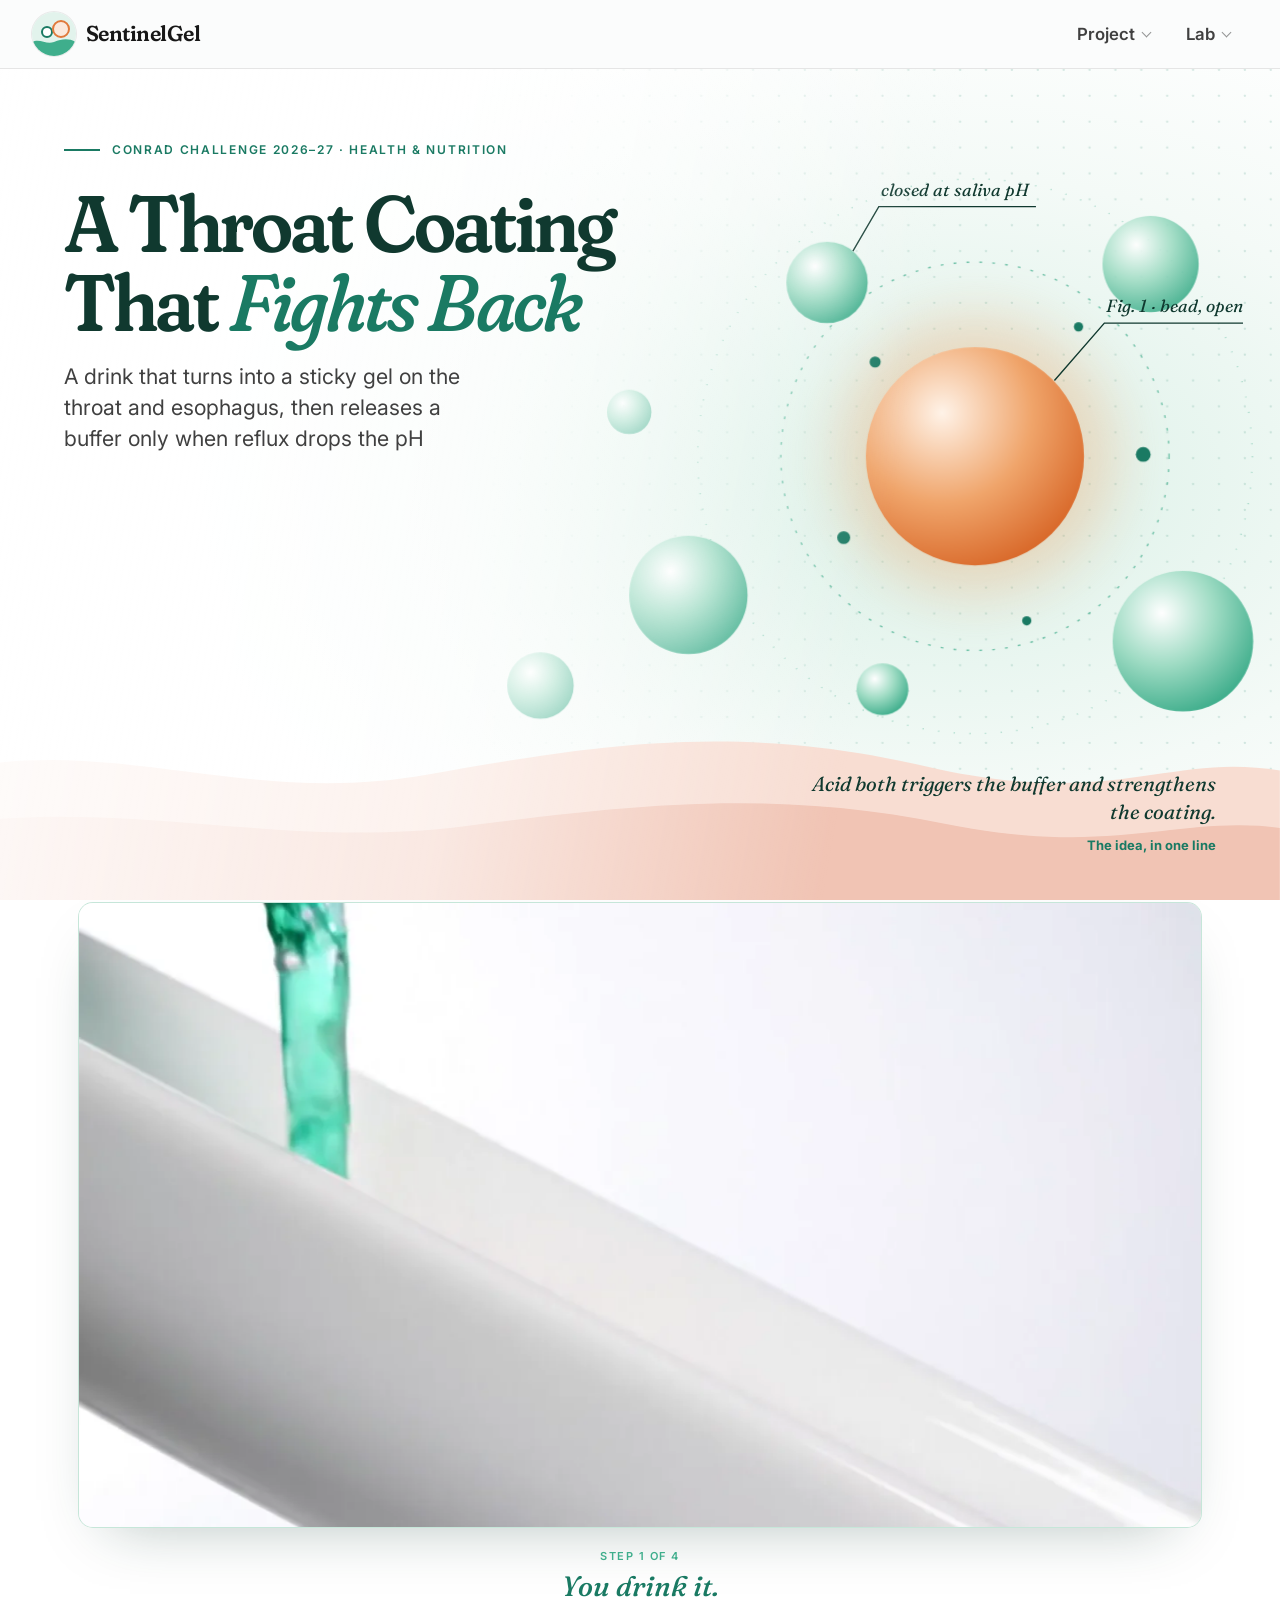
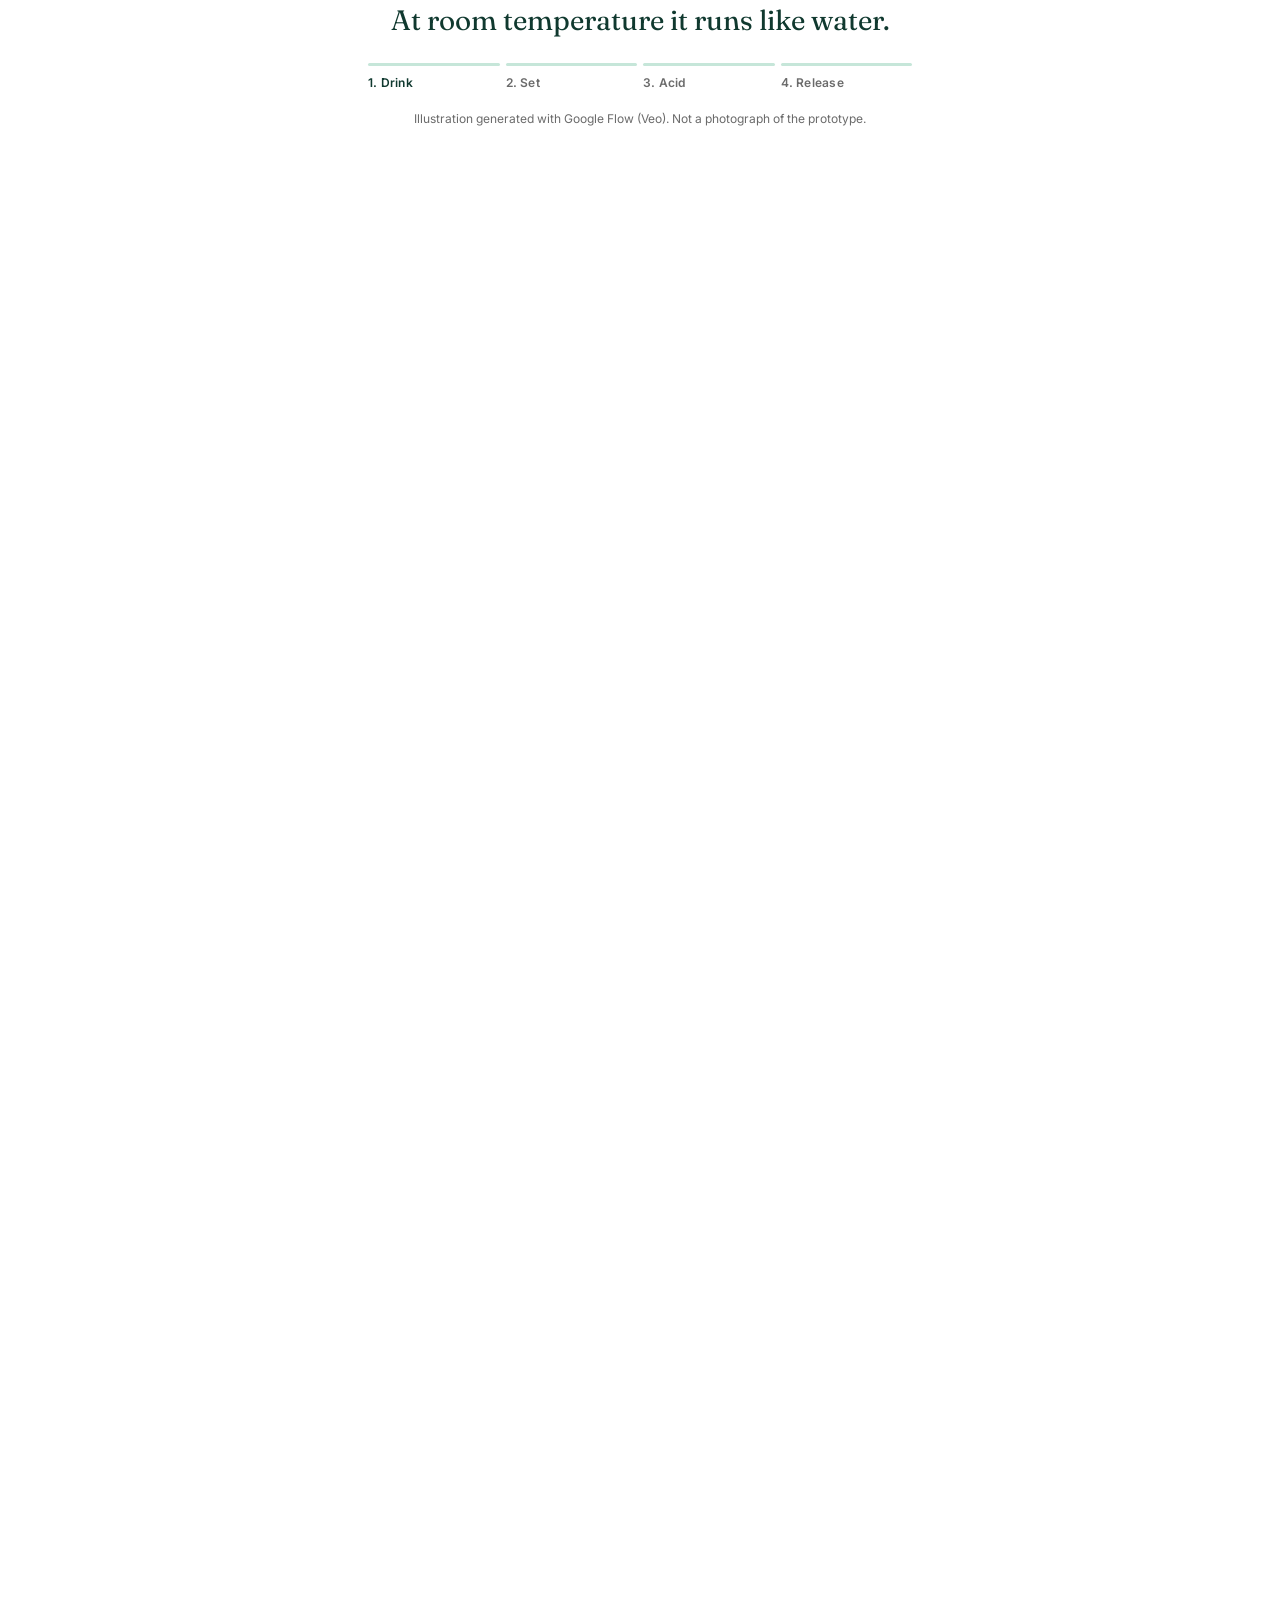
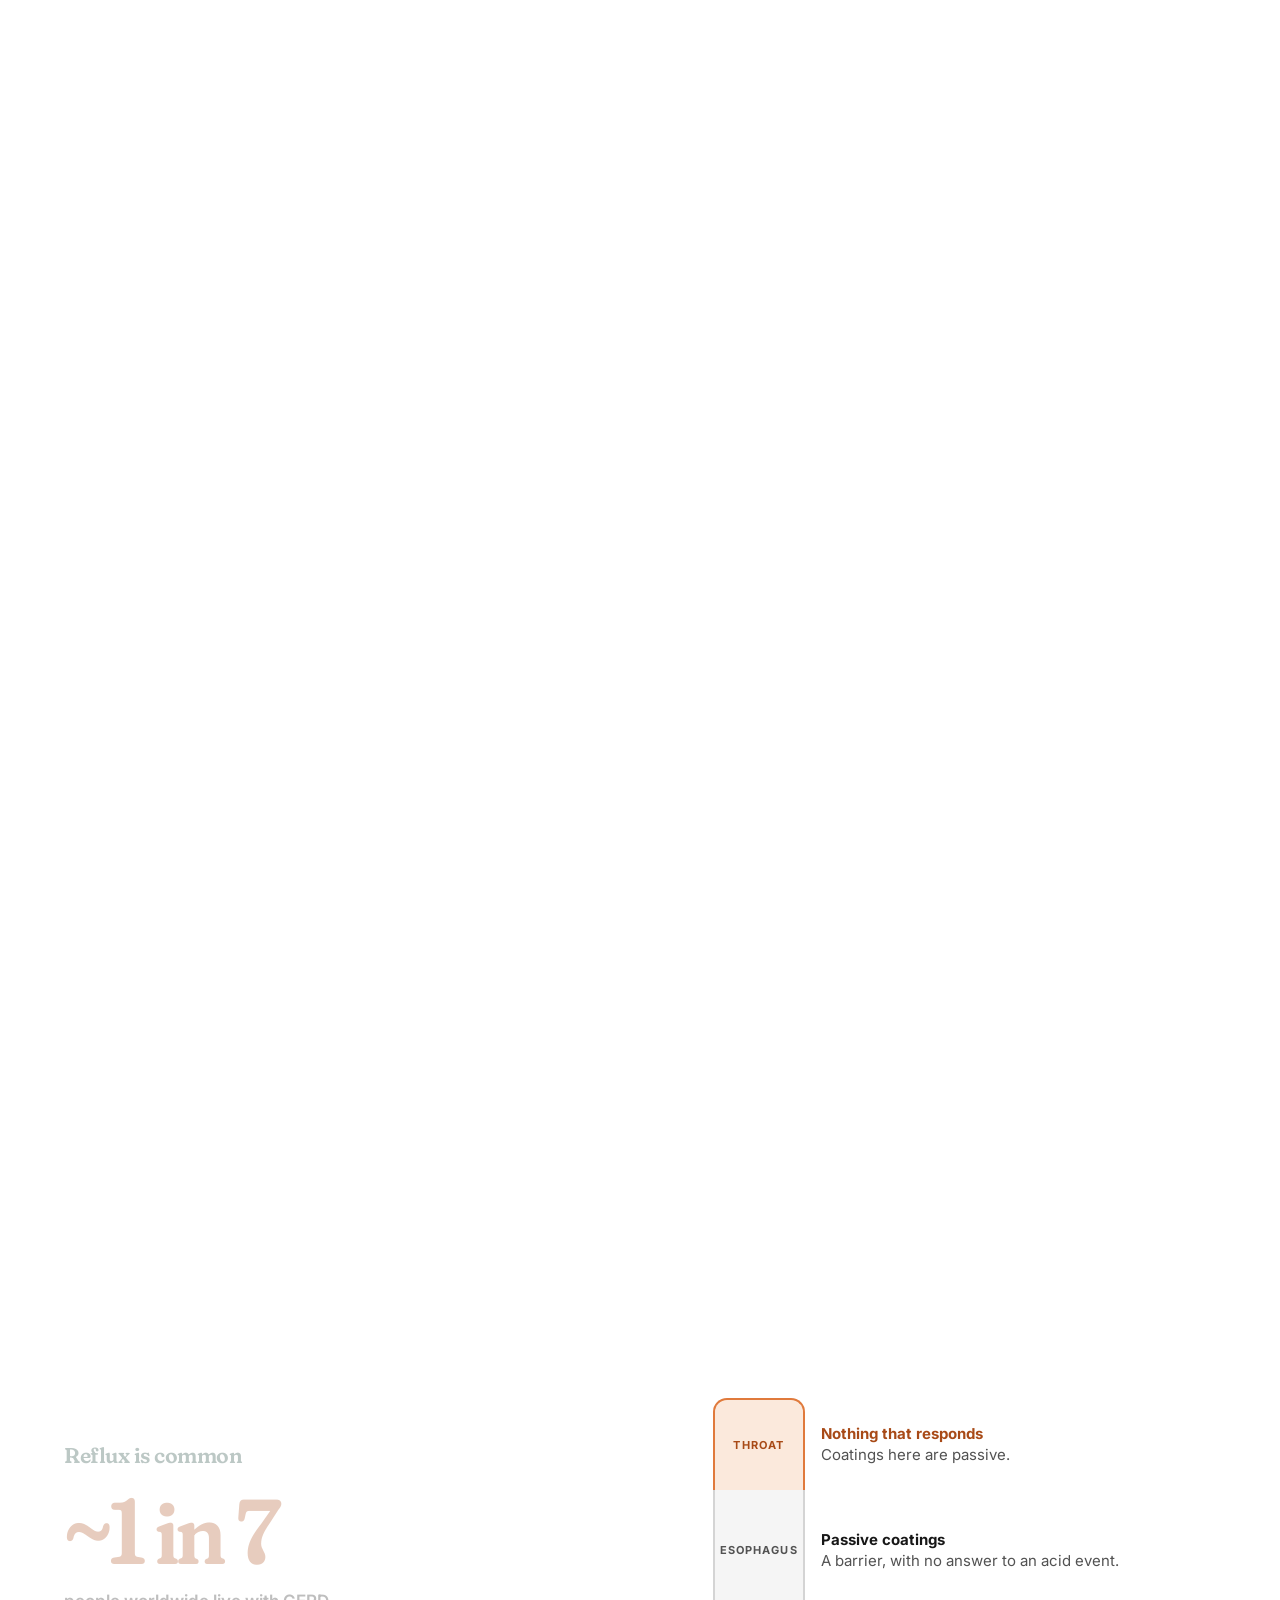
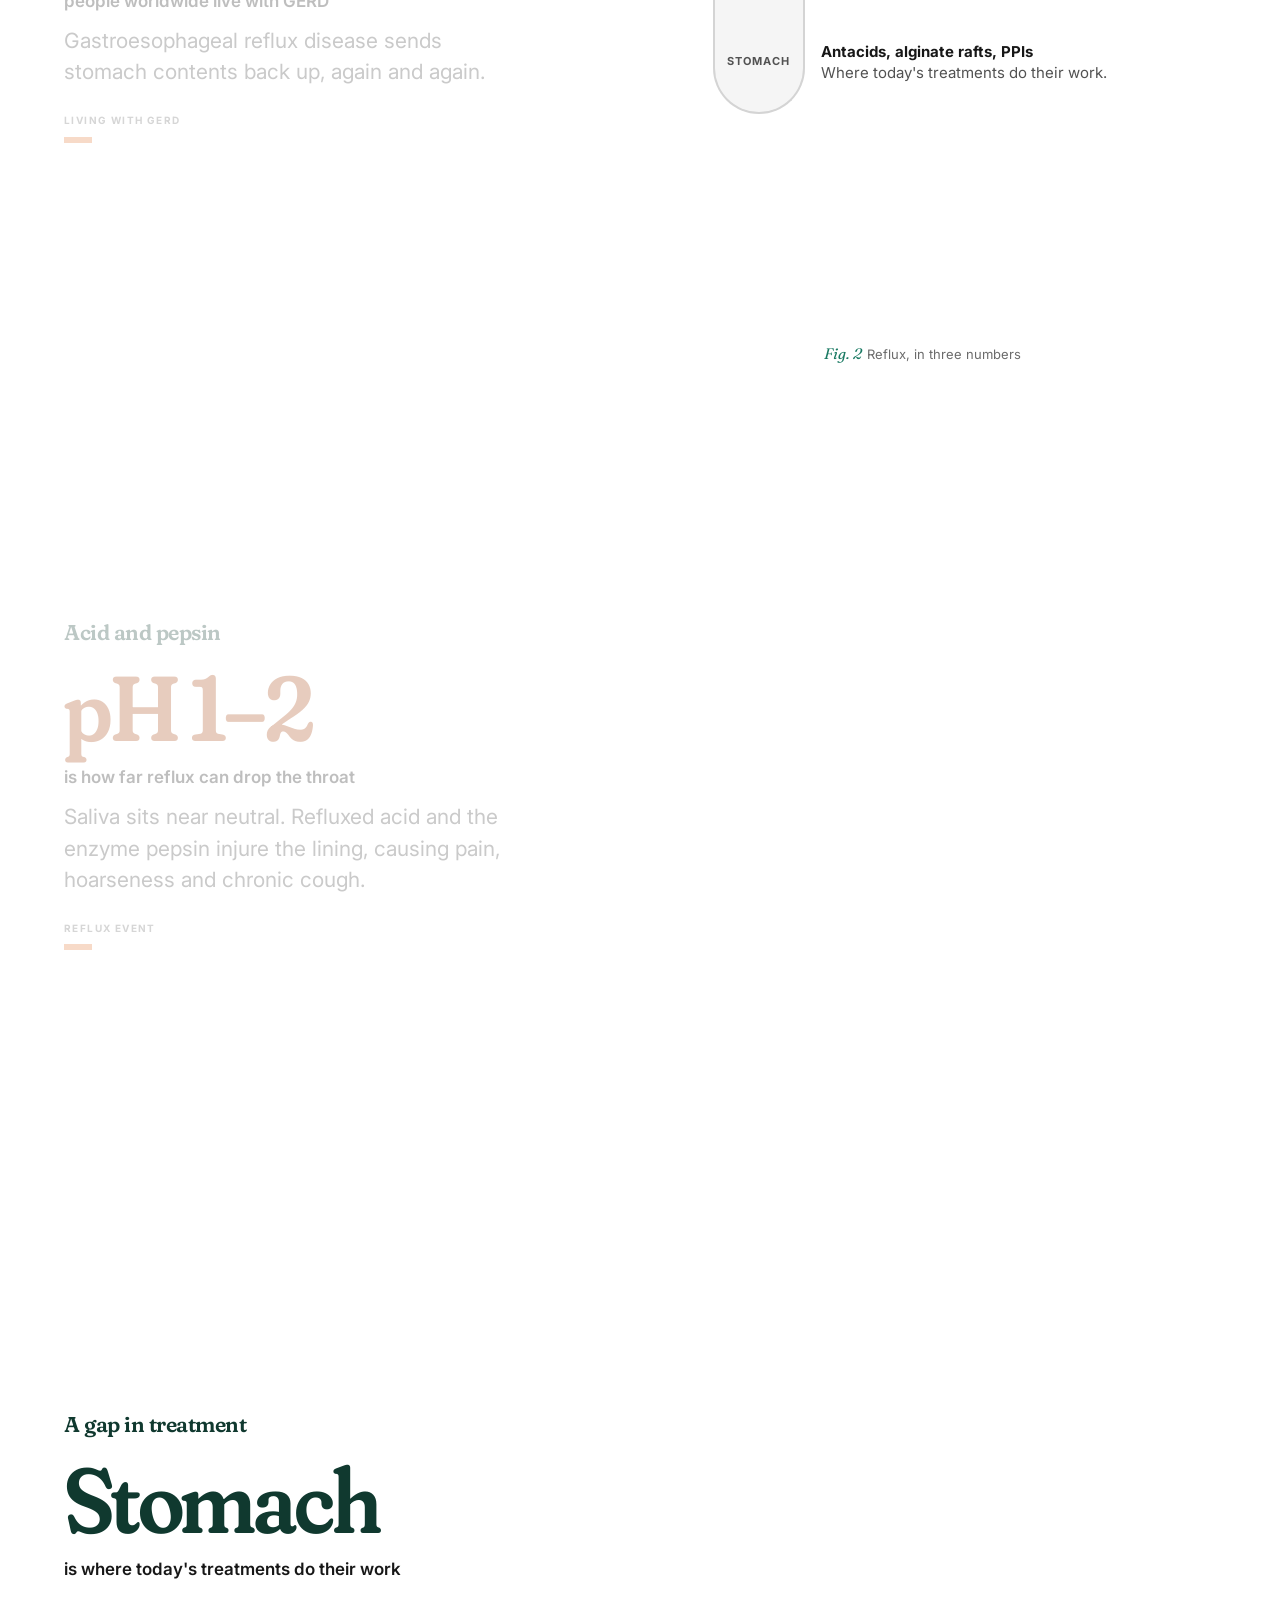
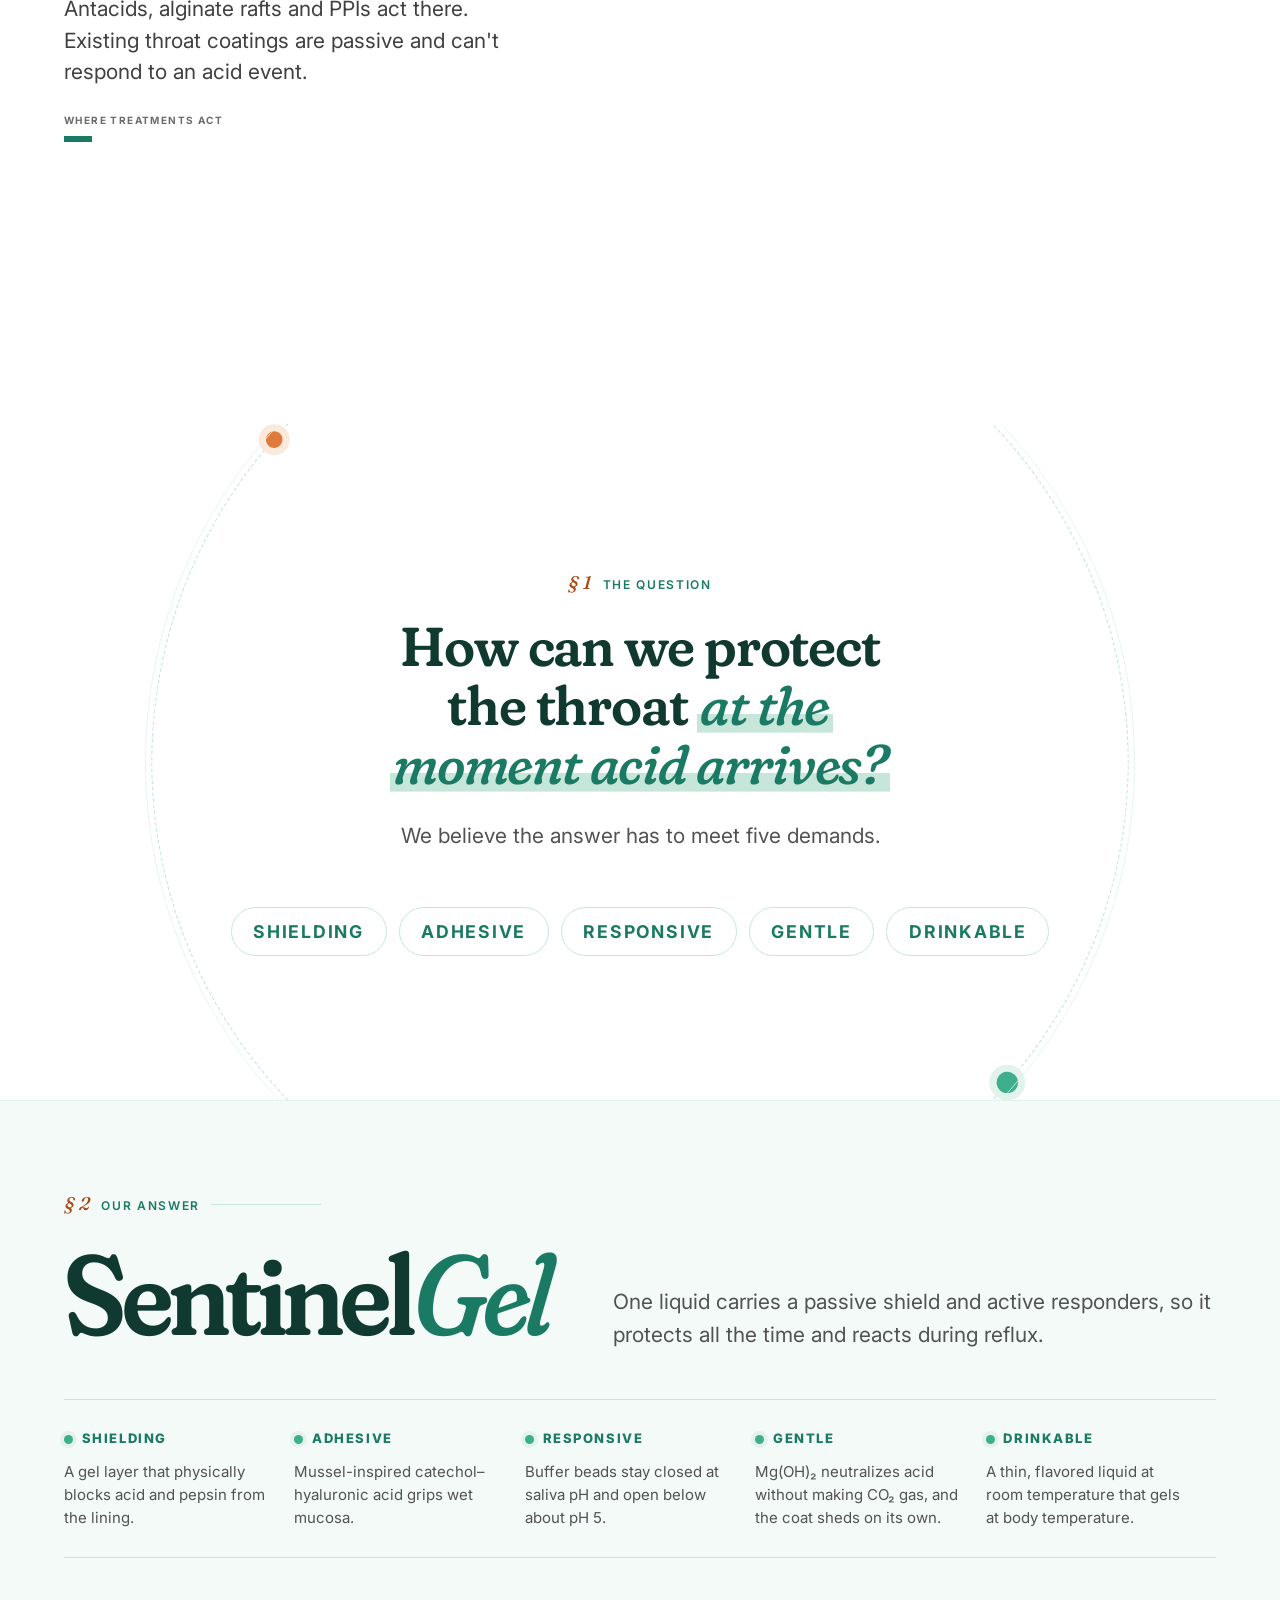
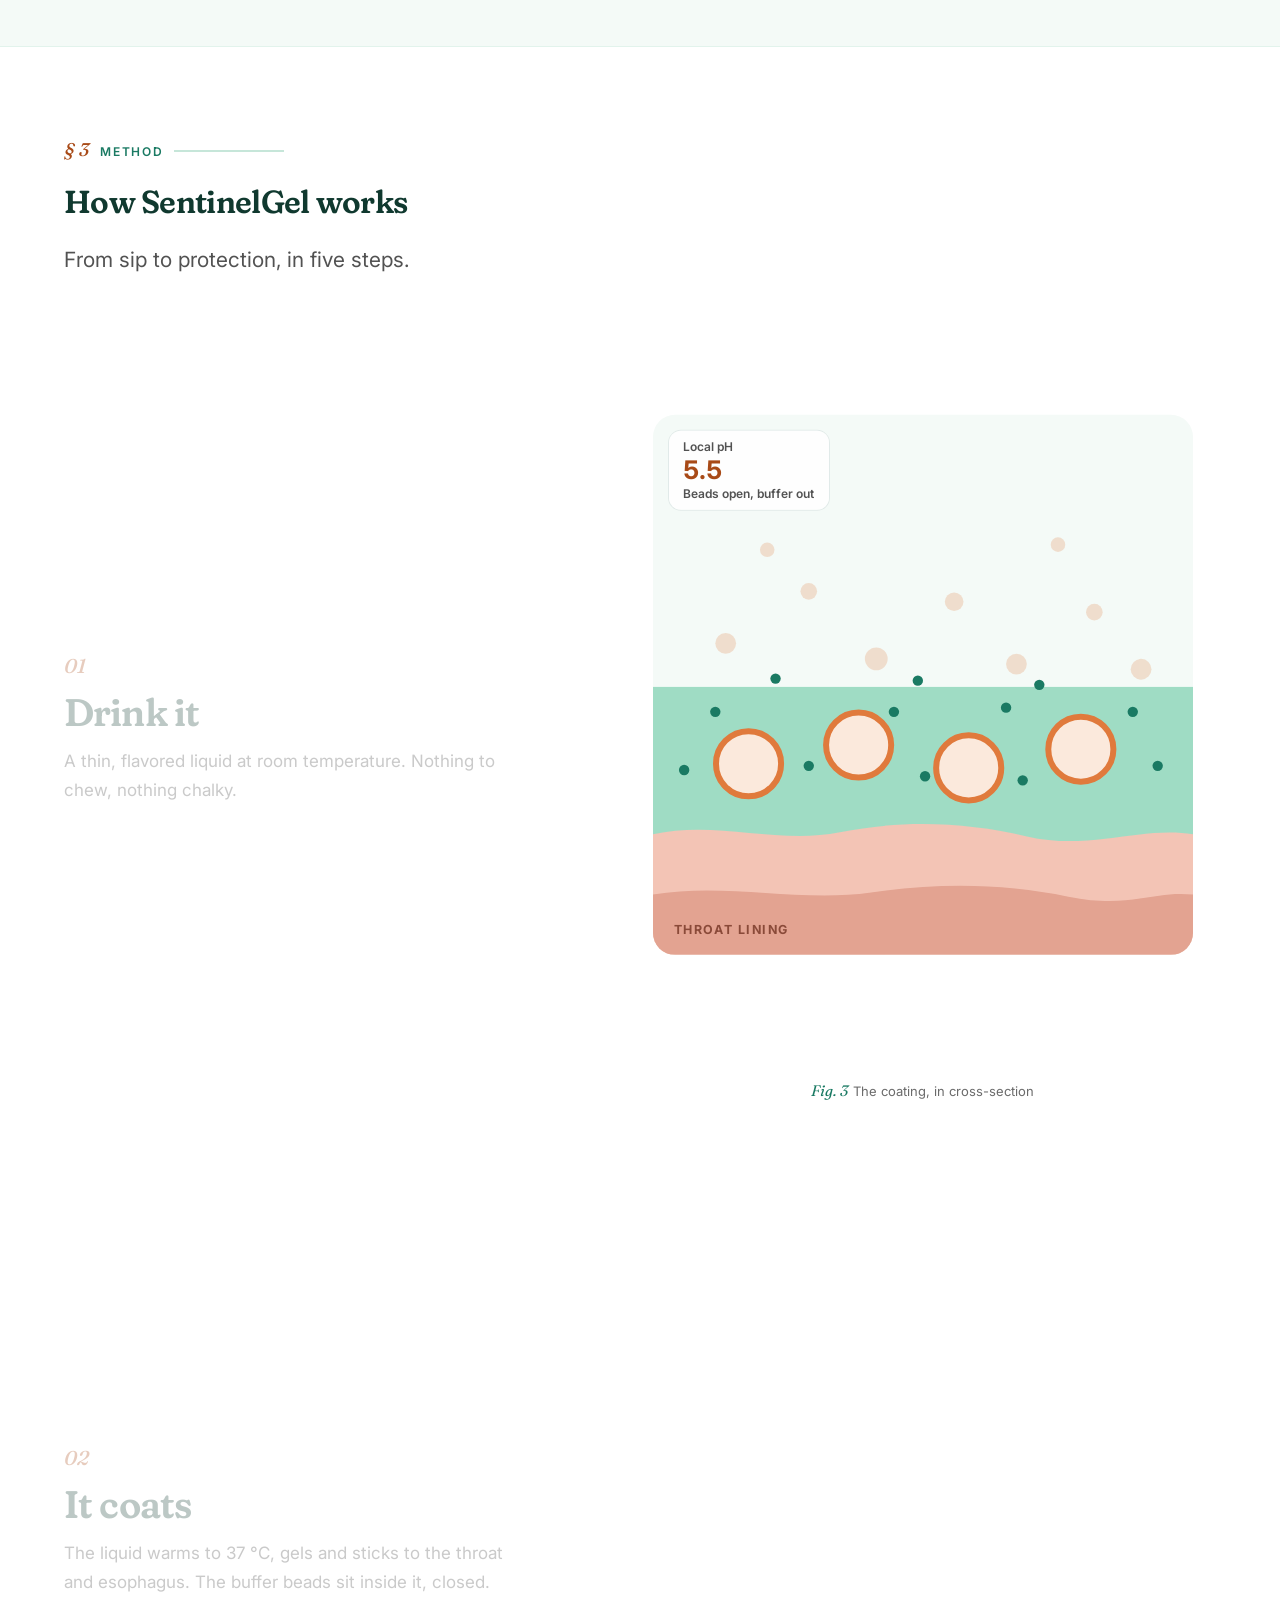
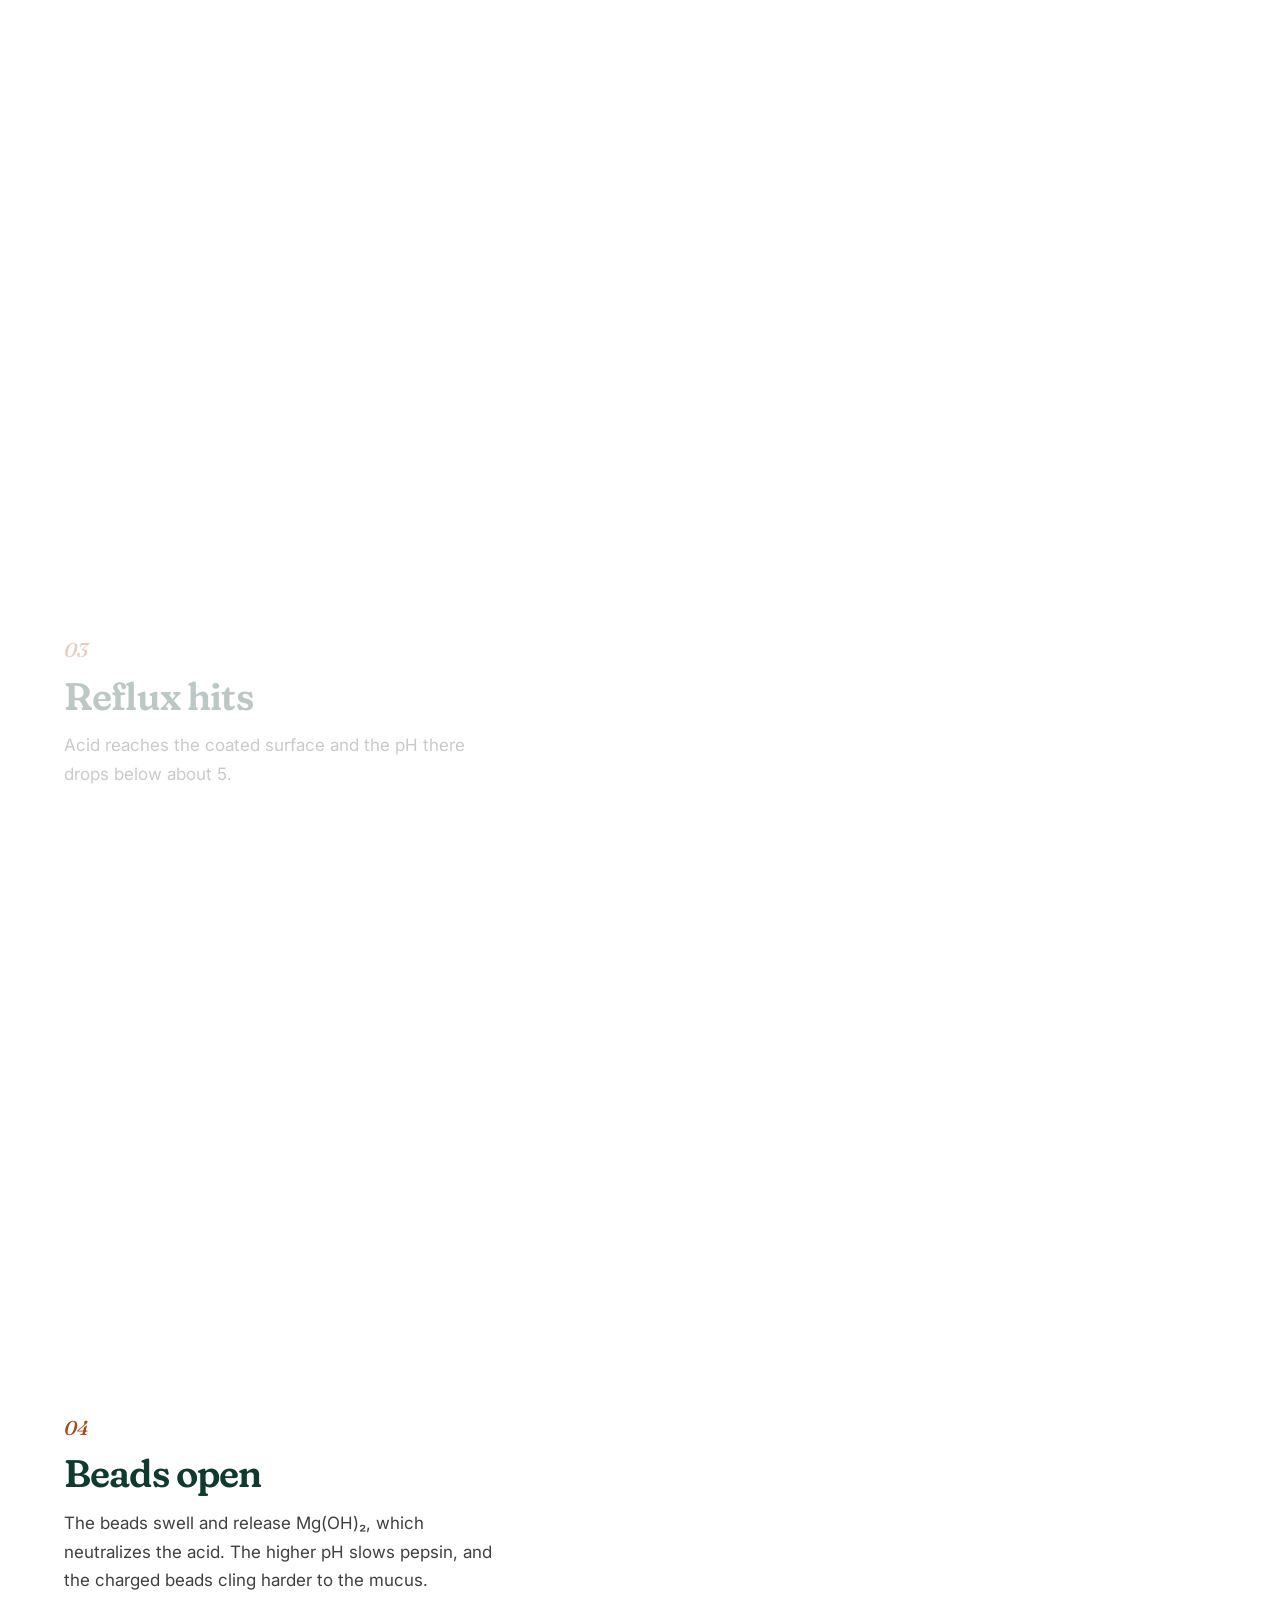
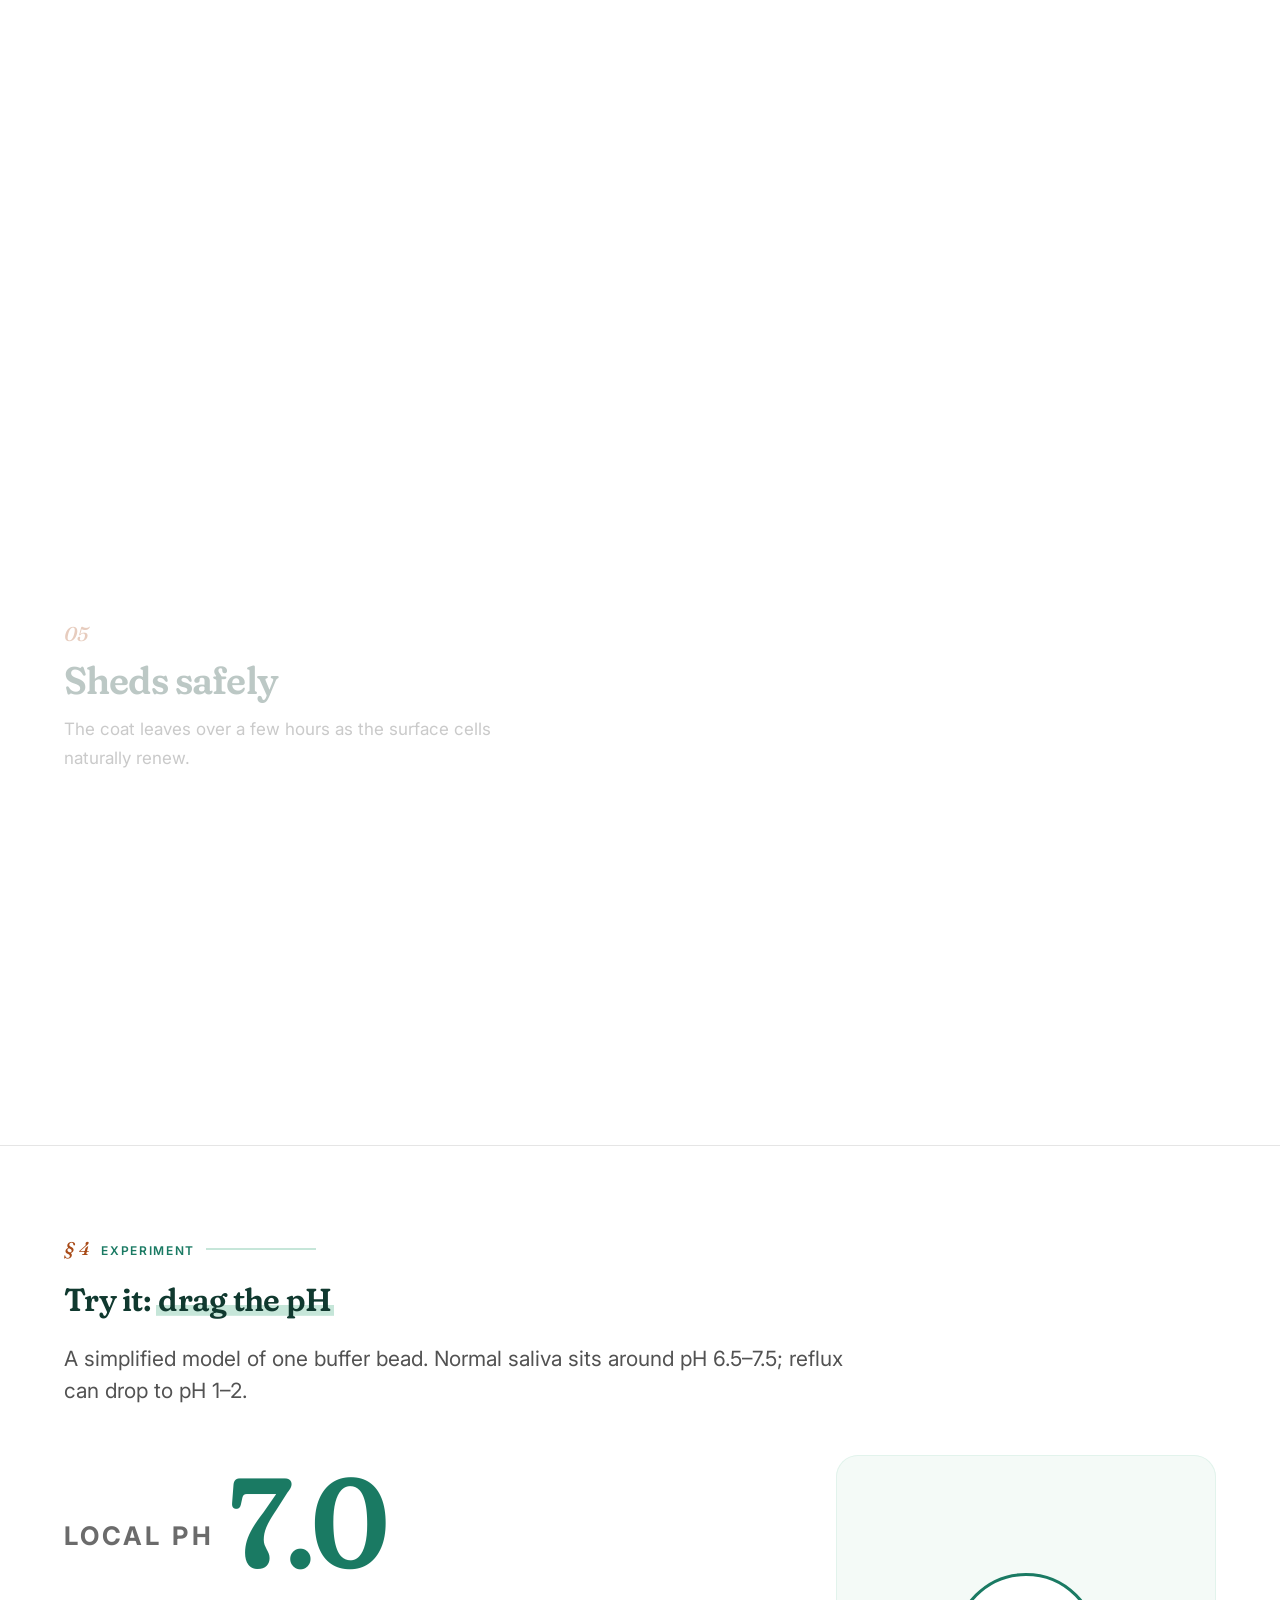
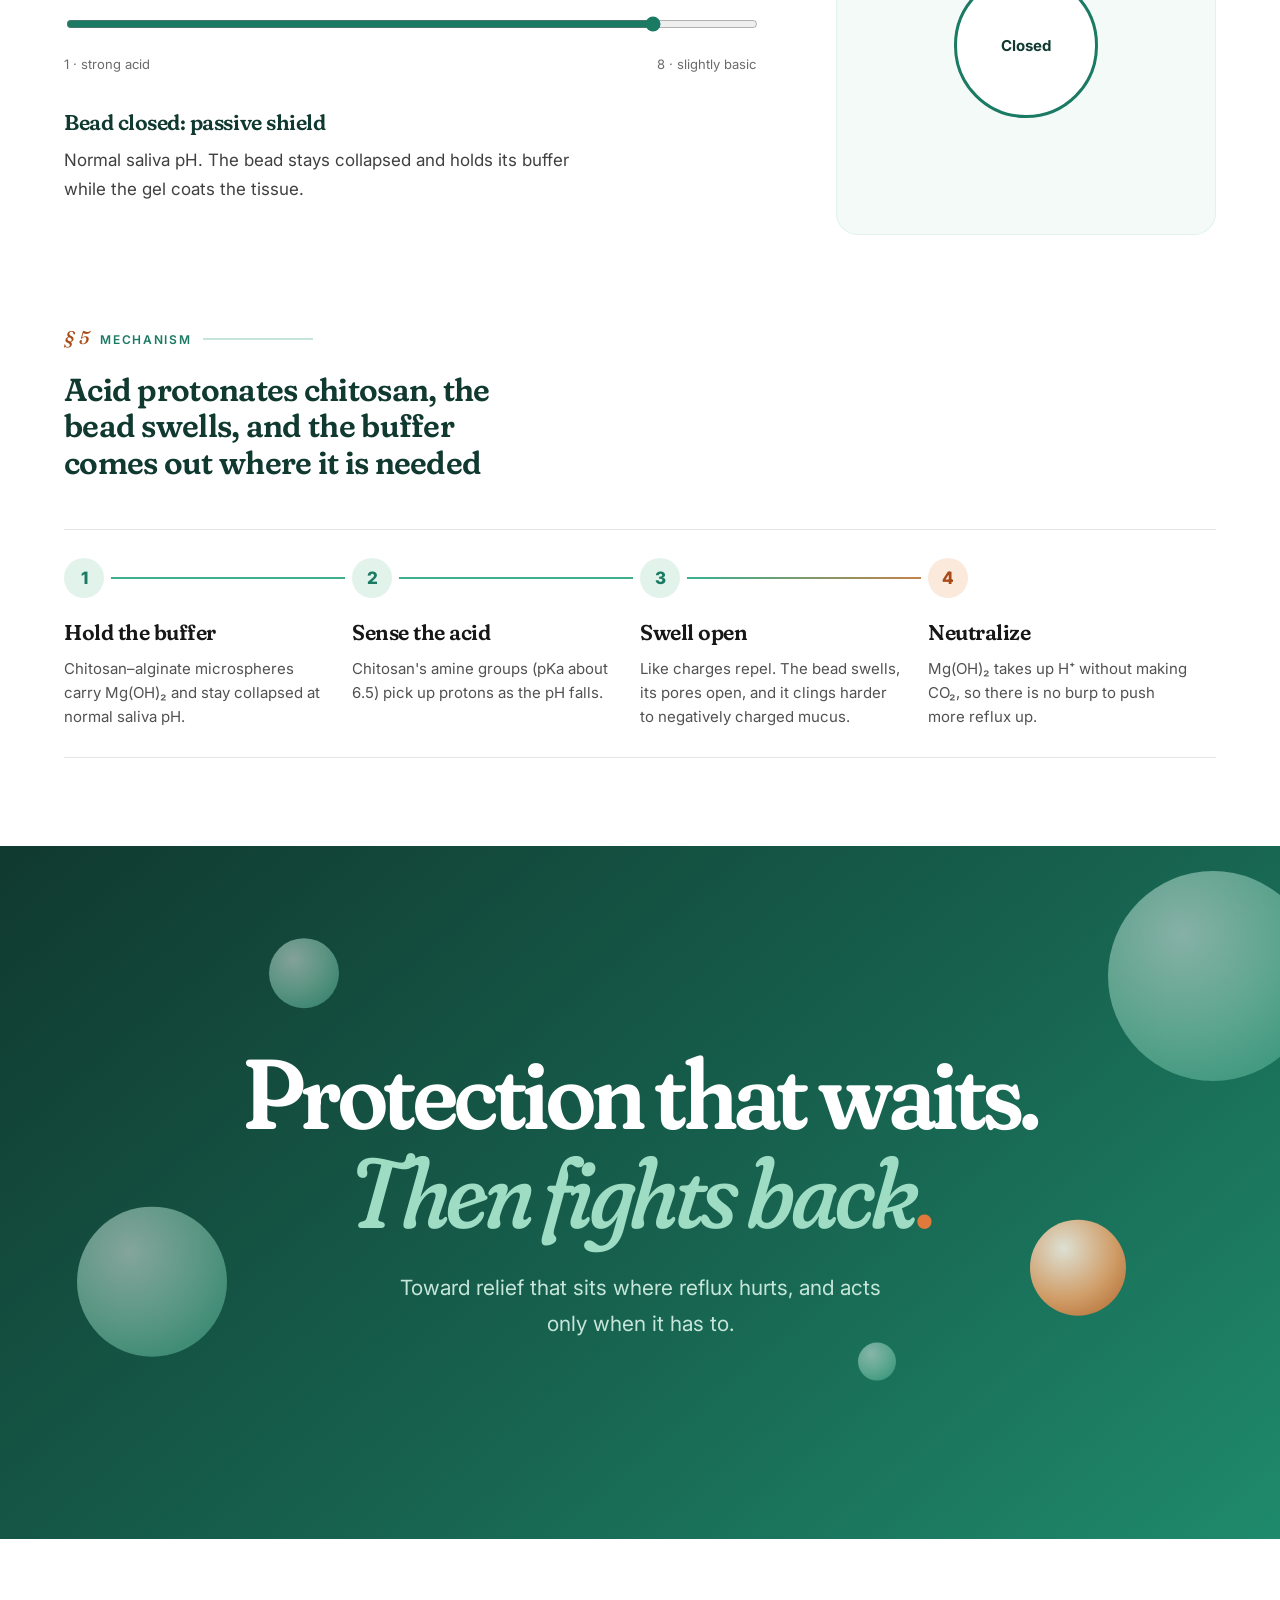
<file: index.html>
<!doctype html>
<html lang="en">
<head>
<meta charset="utf-8">
<meta name="viewport" content="width=device-width, initial-scale=1">
<title>SentinelGel · A throat coating that fights back · Conrad Challenge 2026–27</title>
<meta name="description" content="SentinelGel is a drink that turns into a sticky gel on the throat and esophagus, then releases a buffer only when reflux drops the pH.">
<link rel="preconnect" href="https://fonts.googleapis.com">
<link rel="preconnect" href="https://fonts.gstatic.com" crossorigin>
<link rel="stylesheet" href="https://fonts.googleapis.com/css2?family=Fraunces:ital,opsz,wght,SOFT@0,9..144,400..700,100;1,9..144,400..700,100&family=Inter:opsz,wght@14..32,400..800&display=swap">
<link rel="stylesheet" href="assets/site.css">
</head>
<body>
<main>

<!-- 1 · first visual -->
<header class="hero">
  <svg class="hero__art" viewBox="0 0 1440 900" preserveAspectRatio="xMaxYMid slice" aria-hidden="true">
    <defs>
      <radialGradient id="hg" cx="74%" cy="50%" r="62%"><stop offset="0" stop-color="#d9f0e6"/><stop offset=".6" stop-color="#f4faf7"/><stop offset="1" stop-color="#ffffff"/></radialGradient>
      <radialGradient id="hb" cx="35%" cy="30%" r="75%"><stop offset="0" stop-color="#ffffff"/><stop offset=".5" stop-color="#9fdcc4"/><stop offset="1" stop-color="#3fae8c"/></radialGradient>
      <radialGradient id="ho" cx="35%" cy="30%" r="75%"><stop offset="0" stop-color="#fff3e8"/><stop offset=".55" stop-color="#f0a56b"/><stop offset="1" stop-color="#d9692a"/></radialGradient>
      <pattern id="hd" width="28" height="28" patternUnits="userSpaceOnUse"><circle cx="2" cy="2" r="1.3" fill="#1a7a63" opacity=".16"/></pattern>
      <linearGradient id="hf" x1="0" x2="1"><stop offset=".35" stop-color="#fff" stop-opacity="0"/><stop offset=".75" stop-color="#fff"/></linearGradient>
      <mask id="hm"><rect width="1440" height="900" fill="url(#hf)"/></mask>
      <filter id="hs" x="-50%" y="-50%" width="200%" height="200%"><feGaussianBlur stdDeviation="30"/></filter>
    </defs>
    <rect width="1440" height="900" fill="url(#hg)"/>
    <rect width="1440" height="900" fill="url(#hd)" mask="url(#hm)"/>
    <g class="par" style="--k:.06">
      <path d="M0 760 C 180 720, 320 800, 520 764 S 860 710, 1060 756 S 1320 740, 1440 760 V900 H0Z" fill="#f8ddd2"/>
      <path d="M0 818 C 200 790, 360 846, 560 820 S 900 782, 1080 818 S 1330 808, 1440 822 V900 H0Z" fill="#f1c4b4"/>
    </g>
    <g class="par" style="--k:.1" fill="none" stroke="#3fae8c" stroke-width="1.5">
      <circle class="orbit" cx="1110" cy="420" r="210" stroke-dasharray="3 11" opacity=".7"/>
      <circle class="orbit orbit--b" cx="1110" cy="420" r="300" stroke-dasharray="1 16" opacity=".5"/>
    </g>
    <g class="par" style="--k:.18"><circle class="bead" cx="1110" cy="420" r="150" fill="#f0a56b" opacity=".35" filter="url(#hs)"/></g>
    <g class="par" style="--k:.18"><circle class="bead" cx="1110" cy="420" r="118" fill="url(#ho)"/></g>
    <g class="par" style="--k:.34"><circle class="bead" cx="800" cy="570" r="64" fill="url(#hb)"/></g>
    <g class="par" style="--k:.12"><circle class="bead" cx="1335" cy="620" r="76" fill="url(#hb)"/></g>
    <g class="par" style="--k:.42"><circle class="bead" cx="950" cy="232" r="44" fill="url(#hb)"/></g>
    <g class="par" style="--k:.5"><circle class="bead" cx="640" cy="668" r="36" fill="url(#hb)" opacity=".85"/></g>
    <g class="par" style="--k:.24"><circle class="bead" cx="1300" cy="212" r="52" fill="url(#hb)" opacity=".9"/></g>
    <g class="par" style="--k:.6"><circle class="bead" cx="1010" cy="672" r="28" fill="url(#hb)"/></g>
    <g class="par" style="--k:.3"><circle class="bead" cx="736" cy="372" r="24" fill="url(#hb)" opacity=".75"/></g>
    <g class="par" style="--k:.7" fill="#1a7a63">
      <circle class="bead" cx="1292" cy="418" r="8"/><circle class="bead" cx="1002" cy="318" r="6"/><circle class="bead" cx="1222" cy="280" r="5"/><circle class="bead" cx="968" cy="508" r="7"/><circle class="bead" cx="1166" cy="598" r="5"/>
    </g>
    <g class="par note" style="--k:.18" fill="none" stroke="#10392f" stroke-width="1.5">
      <path d="M1196 338 L1250 276 H1400"/>
      <text x="1252" y="264" fill="#10392f" stroke="none" font-size="19">Fig. 1 · bead, open</text>
      <path d="M978 198 L1006 150 H1176"/>
      <text x="1008" y="138" fill="#10392f" stroke="none" font-size="19">closed at saliva pH</text>
    </g>
  </svg>
  <div class="hero__photo"></div>
  <div class="hero__inner">
    <div>
      <p class="hero__kicker">Conrad Challenge 2026–27 · Health &amp; Nutrition</p>
      <h1 class="hero__claim"><span class="w" style="--i:0"><span>A</span></span> <span class="w" style="--i:1"><span>Throat</span></span> <span class="w" style="--i:2"><span>Coating</span></span> <span class="w" style="--i:3"><span>That</span></span> <span class="w" style="--i:4"><span><em>Fights</em></span></span> <span class="w" style="--i:5"><span><em>Back</em></span></span></h1>
      <p class="hero__caption">A drink that turns into a sticky gel on the throat and esophagus, then releases a buffer only when reflux drops the pH</p>
    </div>
    <blockquote class="hero__note" style="margin:0">
      <p>Acid both triggers the buffer and strengthens the coating.</p>
      <footer><b>The idea, in one line</b></footer>
    </blockquote>
  </div>
</header>

<!-- 1b · the film: a generated clip, cut into frames and scrubbed by the scroll.
     Hidden until frames exist: put them in assets/frames/hero/ and set data-count (see README). -->
<section class="film" data-frames="assets/frames/gel/ezgif-frame-" data-ext="webp" data-count="182" hidden aria-label="SentinelGel setting from a liquid into a gel, then answering acid">
  <div class="film__stage">
    <canvas class="film__canvas" aria-hidden="true"></canvas>
    <ol class="film__caps">
      <li data-at="0" data-label="Drink"><b>You drink it.</b> At room temperature it runs like water.</li>
      <li data-at=".2" data-label="Set"><b>It warms to 37 °C.</b> The liquid thickens and sets into a gel that clings.</li>
      <li data-at=".5" data-label="Acid"><b>Acid arrives.</b> Reflux drops the pH at the surface of the gel.</li>
      <li data-at=".66" data-label="Release"><b>The beads open.</b> They release the buffer and the acid is neutralised.</li>
    </ol>
    <div class="film__bar" aria-hidden="true"></div>
    <p class="film__note">Illustration generated with Google Flow (Veo). Not a photograph of the prototype.</p>
  </div>
</section>

<!-- 2 · the problem, in three beats -->
<section class="scrolly" id="problem" data-step="1" aria-labelledby="problem-title">
  <h2 class="visually-hidden" id="problem-title">Reflux reaches the throat, and today's treatments work in the stomach.</h2>
  <div class="scrolly__inner">
    <div class="scrolly__fig" aria-hidden="true">
      <div class="pfig">
        <div class="pfig__p pfig__p--1"><div class="dots"></div></div>
        <div class="pfig__p pfig__p--2">
          <div class="phbar">
            <div class="phbar__zones">
              <div class="phbar__zone phbar__zone--acid"><b>1–2</b>reflux</div>
              <div class="phbar__zone phbar__zone--saliva"><span><b>6.5–7.5</b>saliva</span></div>
            </div>
            <div class="phbar__track"></div>
            <div class="phbar__ticks"><span>pH 1</span><span>2</span><span>3</span><span>4</span><span>5</span><span>6</span><span>7</span><span>8</span></div>
          </div>
        </div>
        <div class="pfig__p pfig__p--3">
          <div class="tract">
            <div class="tract__row"><div class="tract__pipe">Throat</div><p class="tract__what"><b>Nothing that responds</b>Coatings here are passive.</p></div>
            <div class="tract__row"><div class="tract__pipe">Esophagus</div><p class="tract__what"><b>Passive coatings</b>A barrier, with no answer to an acid event.</p></div>
            <div class="tract__row"><div class="tract__pipe">Stomach</div><p class="tract__what"><b>Antacids, alginate rafts, PPIs</b>Where today's treatments do their work.</p></div>
          </div>
        </div>
      </div>
      <p class="figcap"><i>Fig. 2</i>Reflux, in three numbers</p>
    </div>
    <div class="scrolly__steps">
      <div class="scrolly__step" data-n="1">
        <h3 class="stat__head">Reflux is common</h3>
        <p class="stat__num is-acid">~1 in 7</p>
        <p class="stat__of">people worldwide live with GERD</p>
        <p class="stat__body">Gastroesophageal reflux disease sends stomach contents back up, again and again.</p>
        <p class="stat__tag is-acid">Living with GERD</p>
      </div>
      <div class="scrolly__step" data-n="2">
        <h3 class="stat__head">Acid and pepsin</h3>
        <p class="stat__num is-acid">pH 1–2</p>
        <p class="stat__of">is how far reflux can drop the throat</p>
        <p class="stat__body">Saliva sits near neutral. Refluxed acid and the enzyme pepsin injure the lining, causing pain, hoarseness and chronic cough.</p>
        <p class="stat__tag is-acid">Reflux event</p>
      </div>
      <div class="scrolly__step" data-n="3">
        <h3 class="stat__head">A gap in treatment</h3>
        <p class="stat__num">Stomach</p>
        <p class="stat__of">is where today's treatments do their work</p>
        <p class="stat__body">Antacids, alginate rafts and PPIs act there. Existing throat coatings are passive and can't respond to an acid event.</p>
        <p class="stat__tag">Where treatments act</p>
      </div>
    </div>
  </div>
</section>

<!-- 3 · the question and what it demands -->
<section class="dmd" id="demands" aria-labelledby="dmd-title" data-scrub>
  <div class="dmd__ring" aria-hidden="true"><i></i><i></i></div><div class="dmd__ring dmd__ring--b" aria-hidden="true"></div>
  <div class="band__inner">
    <p class="eyebrow"><i>§ 1</i>The question</p>
    <h2 class="dmd__title rise" id="dmd-title">How can we protect the throat <em class="hl">at the moment acid arrives?</em></h2>
    <p class="dmd__sub rise">We believe the answer has to meet five demands.</p>
    <ul class="dmd__list">
      <li class="rise" style="--d:1">SHIELDING</li>
      <li class="rise" style="--d:2">ADHESIVE</li>
      <li class="rise" style="--d:3">RESPONSIVE</li>
      <li class="rise" style="--d:4">GENTLE</li>
      <li class="rise" style="--d:5">DRINKABLE</li>
    </ul>
  </div>
</section>

<!-- 4 · our answer -->
<section class="band band--tint" id="solution" aria-labelledby="ans-title">
  <div class="band__inner">
    <p class="eyebrow"><i>§ 2</i>Our answer</p>
    <header class="ans__head">
      <h2 class="ans__name rise" id="ans-title">Sentinel<span>Gel</span></h2>
      <p class="lede rise">One liquid carries a passive shield and active responders, so it protects all the time and reacts during reflux.</p>
    </header>
    <div class="ans__grid">
      <div class="ans__cell rise" style="--d:1"><h3>SHIELDING</h3><p>A gel layer that physically blocks acid and pepsin from the lining.</p></div>
      <div class="ans__cell rise" style="--d:2"><h3>ADHESIVE</h3><p>Mussel-inspired catechol–hyaluronic acid grips wet mucosa.</p></div>
      <div class="ans__cell rise" style="--d:3"><h3>RESPONSIVE</h3><p>Buffer beads stay closed at saliva pH and open below about pH 5.</p></div>
      <div class="ans__cell rise" style="--d:4"><h3>GENTLE</h3><p>Mg(OH)₂ neutralizes acid without making CO₂ gas, and the coat sheds on its own.</p></div>
      <div class="ans__cell rise" style="--d:5"><h3>DRINKABLE</h3><p>A thin, flavored liquid at room temperature that gels at body temperature.</p></div>
    </div>
  </div>
</section>

<!-- 5 · how it works -->
<section class="scrolly" id="how" data-step="1" aria-labelledby="how-title">
  <header class="scrolly__head">
    <p class="eyebrow"><i>§ 3</i>Method</p>
    <h2 class="band__title" id="how-title">How SentinelGel works</h2>
    <p class="lede">From sip to protection, in five steps.</p>
  </header>
  <div class="scrolly__inner">
    <div class="scrolly__fig" aria-hidden="true">
      <div class="gfig" data-scrub>
        <svg viewBox="0 0 520 520">
          <rect class="g-sip" x="236" y="0" width="48" height="330" rx="24" fill="#3fae8c"/>
          <g class="g-acid" fill="#e07a3c">
            <circle cx="70" cy="150" r="10"/><circle cx="150" cy="100" r="8"/><circle cx="215" cy="165" r="11"/><circle cx="290" cy="110" r="9"/><circle cx="350" cy="170" r="10"/><circle cx="425" cy="120" r="8"/><circle cx="470" cy="175" r="10"/><circle cx="110" cy="60" r="7"/><circle cx="390" cy="55" r="7"/>
          </g>
          <rect class="g-gel" x="0" y="262" width="520" height="150" fill="#9fdcc4"/>
          <g class="g-buf" fill="#1a7a63">
            <circle cx="60" cy="300" r="5"/><circle cx="118" cy="268" r="5"/><circle cx="150" cy="352" r="5"/><circle cx="232" cy="300" r="5"/><circle cx="255" cy="270" r="5"/><circle cx="262" cy="362" r="5"/><circle cx="340" cy="296" r="5"/><circle cx="372" cy="274" r="5"/><circle cx="356" cy="366" r="5"/><circle cx="462" cy="300" r="5"/><circle cx="486" cy="352" r="5"/><circle cx="30" cy="356" r="5"/>
          </g>
          <g fill="#fff" stroke="#1a7a63" stroke-width="3.5">
            <circle class="g-bead" cx="92" cy="336" r="19"/><circle class="g-bead" cx="198" cy="318" r="19"/><circle class="g-bead" cx="304" cy="340" r="19"/><circle class="g-bead" cx="412" cy="322" r="19"/>
          </g>
          <path d="M0 404 C 60 390, 120 414, 180 402 S 300 392, 360 406 S 470 396, 520 404 V520 H0Z" fill="#f3c4b5"/>
          <path d="M0 462 C 70 450, 140 470, 210 460 S 340 452, 400 464 S 480 458, 520 462 V520 H0Z" fill="#e3a391"/>
          <text x="20" y="500" font-family="Inter, sans-serif" font-size="12" font-weight="700" letter-spacing="1.5" fill="#8a4a39">THROAT LINING</text>
        </svg>
        <p class="gfig__read">Local pH<b data-read="ph">7.0</b><span data-read="state">Before the sip</span></p>
      </div>
      <p class="figcap"><i>Fig. 3</i>The coating, in cross-section</p>
    </div>
    <div class="scrolly__steps">
      <div class="scrolly__step" data-n="1" data-ph="7.0" data-state="Liquid going down">
        <p class="step__n">01</p><h3 class="step__t">Drink it</h3>
        <p class="step__b">A thin, flavored liquid at room temperature. Nothing to chew, nothing chalky.</p>
      </div>
      <div class="scrolly__step" data-n="2" data-ph="7.0" data-state="Gel set, beads closed">
        <p class="step__n">02</p><h3 class="step__t">It coats</h3>
        <p class="step__b">The liquid warms to 37 °C, gels and sticks to the throat and esophagus. The buffer beads sit inside it, closed.</p>
      </div>
      <div class="scrolly__step" data-n="3" data-ph="2.0" data-state="Acid at the surface">
        <p class="step__n">03</p><h3 class="step__t">Reflux hits</h3>
        <p class="step__b">Acid reaches the coated surface and the pH there drops below about 5.</p>
      </div>
      <div class="scrolly__step" data-n="4" data-ph="5.5" data-state="Beads open, buffer out">
        <p class="step__n">04</p><h3 class="step__t">Beads open</h3>
        <p class="step__b">The beads swell and release Mg(OH)₂, which neutralizes the acid. The higher pH slows pepsin, and the charged beads cling harder to the mucus.</p>
      </div>
      <div class="scrolly__step" data-n="5" data-ph="7.0" data-state="Coat shedding">
        <p class="step__n">05</p><h3 class="step__t">Sheds safely</h3>
        <p class="step__b">The coat leaves over a few hours as the surface cells naturally renew.</p>
      </div>
    </div>
  </div>
</section>

<!-- 6 · the trigger, hands on -->
<section class="band" id="demo" aria-labelledby="demo-title" style="border-top:1px solid var(--gray-200)">
  <div class="band__inner">
    <p class="eyebrow"><i>§ 4</i>Experiment</p>
    <h2 class="band__title rise" id="demo-title">Try it: <span class="hl">drag the pH</span></h2>
    <p class="lede">A simplified model of one buffer bead. Normal saliva sits around pH 6.5–7.5; reflux can drop to pH 1–2.</p>
    <div class="demo">
      <div>
        <p class="demo__ph"><small>Local pH</small><span id="ph-text">7.0</span></p>
        <label class="visually-hidden" for="ph-slider">Local pH</label>
        <input id="ph-slider" type="range" min="1" max="8" step="0.5" value="7">
        <div class="demo__scale"><span>1 · strong acid</span><span>8 · slightly basic</span></div>
        <p class="demo__title" id="status-title" aria-live="polite">Bead closed: passive shield</p>
        <p class="demo__body" id="status-body">Normal saliva pH. The bead stays collapsed and holds its buffer while the gel coats the tissue.</p>
      </div>
      <div class="demo__stage" id="bead-box" role="img" aria-label="Collapsed bead holding buffer"><div class="demo__bead" id="bead">Closed</div></div>
    </div>
  </div>
</section>

<!-- 7 · the chemistry in four -->
<section class="band" id="chemistry" aria-labelledby="mech-title" style="padding-top:0">
  <div class="band__inner">
    <p class="eyebrow"><i>§ 5</i>Mechanism</p>
    <h2 class="band__title" id="mech-title" style="max-width:30ch">Acid protonates chitosan, the bead swells, and the buffer comes out where it is needed</h2>
    <ol class="mech" data-scrub>
      <li class="rise" style="--d:1"><span class="mech__n">1</span><h3>Hold the buffer</h3><p>Chitosan–alginate microspheres carry Mg(OH)₂ and stay collapsed at normal saliva pH.</p></li>
      <li class="rise" style="--d:2"><span class="mech__n">2</span><h3>Sense the acid</h3><p>Chitosan's amine groups (pKa about 6.5) pick up protons as the pH falls.</p></li>
      <li class="rise" style="--d:3"><span class="mech__n">3</span><h3>Swell open</h3><p>Like charges repel. The bead swells, its pores open, and it clings harder to negatively charged mucus.</p></li>
      <li class="rise" style="--d:4"><span class="mech__n">4</span><h3>Neutralize</h3><p>Mg(OH)₂ takes up H⁺ without making CO₂, so there is no burp to push more reflux up.</p></li>
    </ol>
  </div>
</section>

<!-- 8 · the line -->
<section class="band band--dark vl" id="vision" aria-labelledby="vision-title" data-scrub>
  <div aria-hidden="true">
    <span class="vl__b" style="--k:1.1;width:150px;height:150px;left:6%;top:58%"></span>
    <span class="vl__b" style="--k:.5;width:70px;height:70px;left:21%;top:16%"></span>
    <span class="vl__b vl__b--acid" style="--k:1.5;width:96px;height:96px;right:12%;top:62%"></span>
    <span class="vl__b" style="--k:.8;width:210px;height:210px;right:-3%;top:8%"></span>
    <span class="vl__b" style="--k:1.9;width:38px;height:38px;right:30%;top:82%"></span>
  </div>
  <div class="band__inner">
    <h2 class="vl__line rise" id="vision-title"><span>Protection that waits.</span><span>Then fights back<i>.</i></span></h2>
    <p class="vl__sub rise">Toward relief that sits where reflux hurts, and acts only when it has to.</p>
  </div>
</section>

<!-- 9 · where to read next -->
<section class="band" id="explore" aria-labelledby="xp-title">
  <div class="band__inner">
    <p class="eyebrow"><i>§ 6</i>Further reading</p>
    <h2 class="band__title" id="xp-title">Explore SentinelGel</h2>
    <div class="xp__grid">
      <a class="xp__card" href="innovation.html"><b>Description</b><span>The problem, the gap and the two layers of defense.</span></a>
      <a class="xp__card" href="science.html"><b>Formulation</b><span>What is in it, and why each part is there.</span></a>
      <a class="xp__card" href="testing.html"><b>Testing</b><span>The bench plan, the open questions and safety.</span></a>
      <a class="xp__card" href="impact.html"><b>Impact</b><span>Who it is for and what it could change.</span></a>
    </div>
  </div>
</section>

</main>
<script src="assets/site.js"></script>
</body>
</html>
</file>
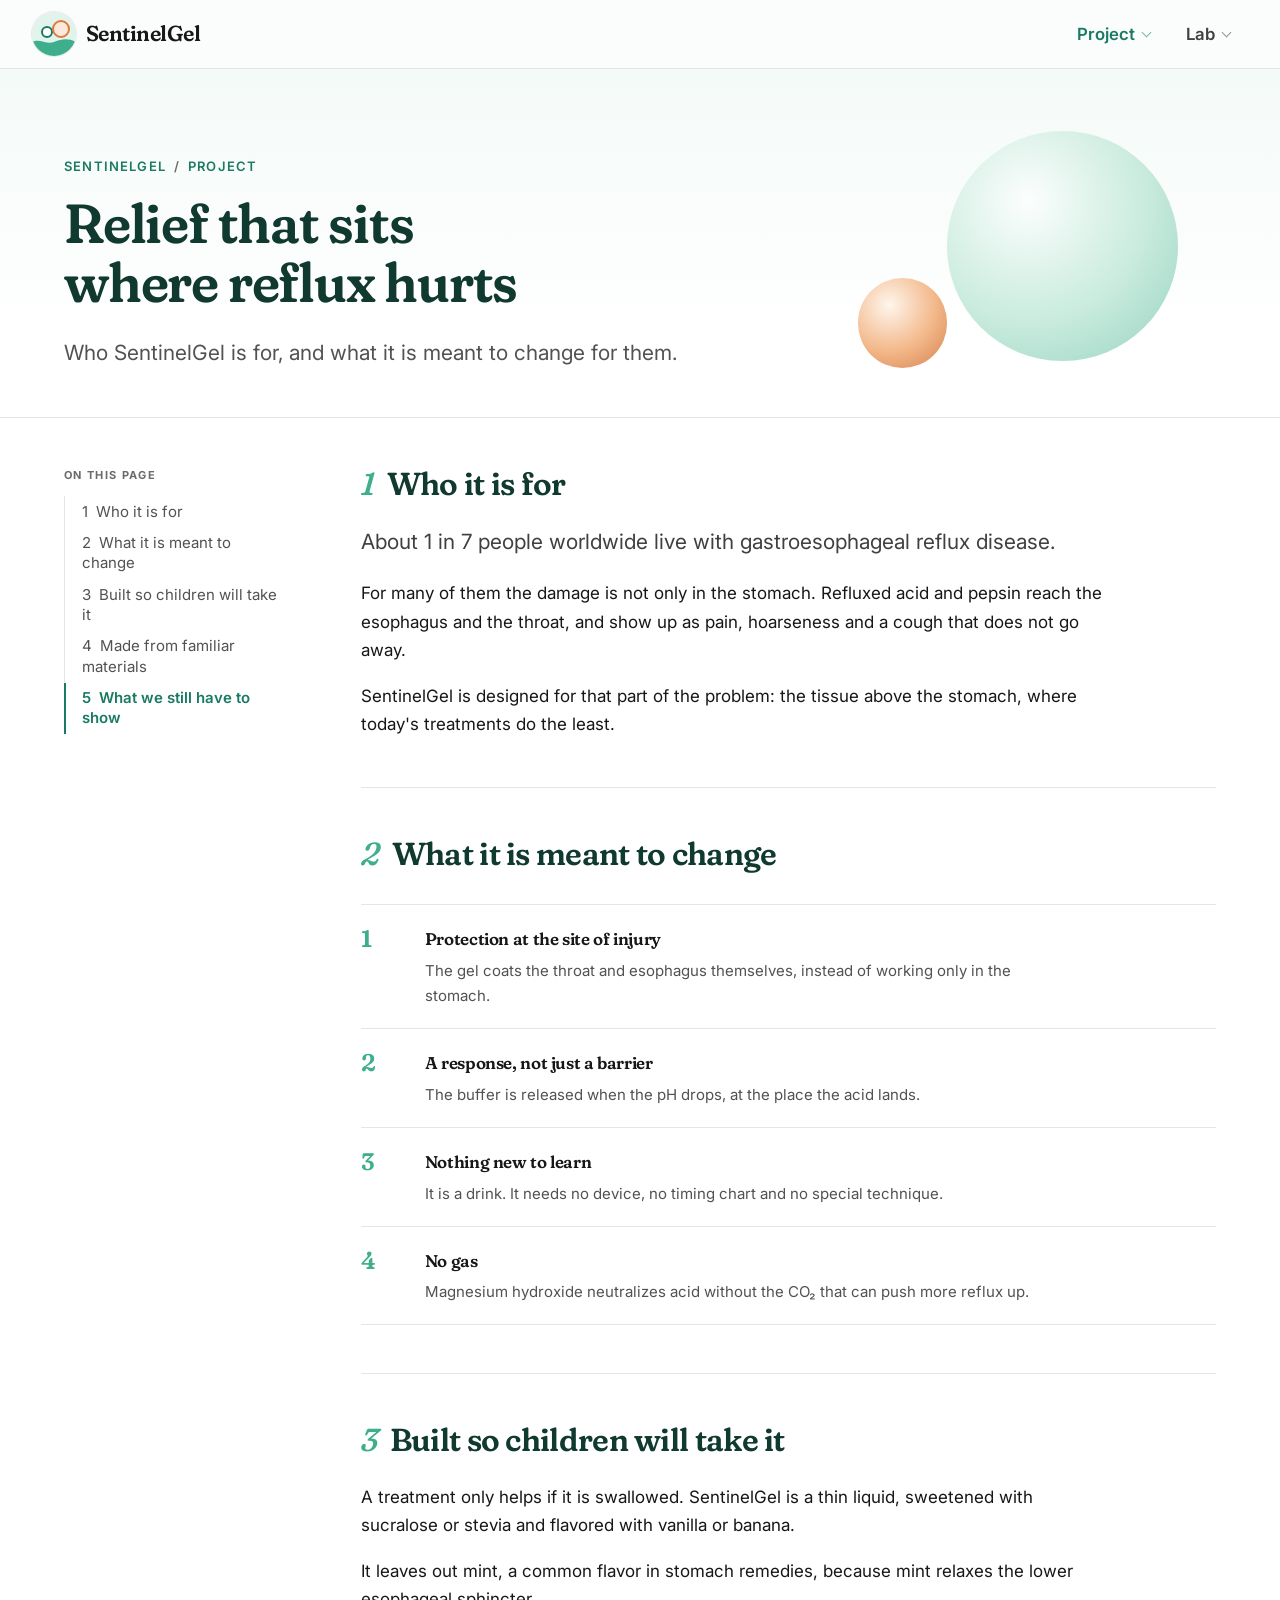
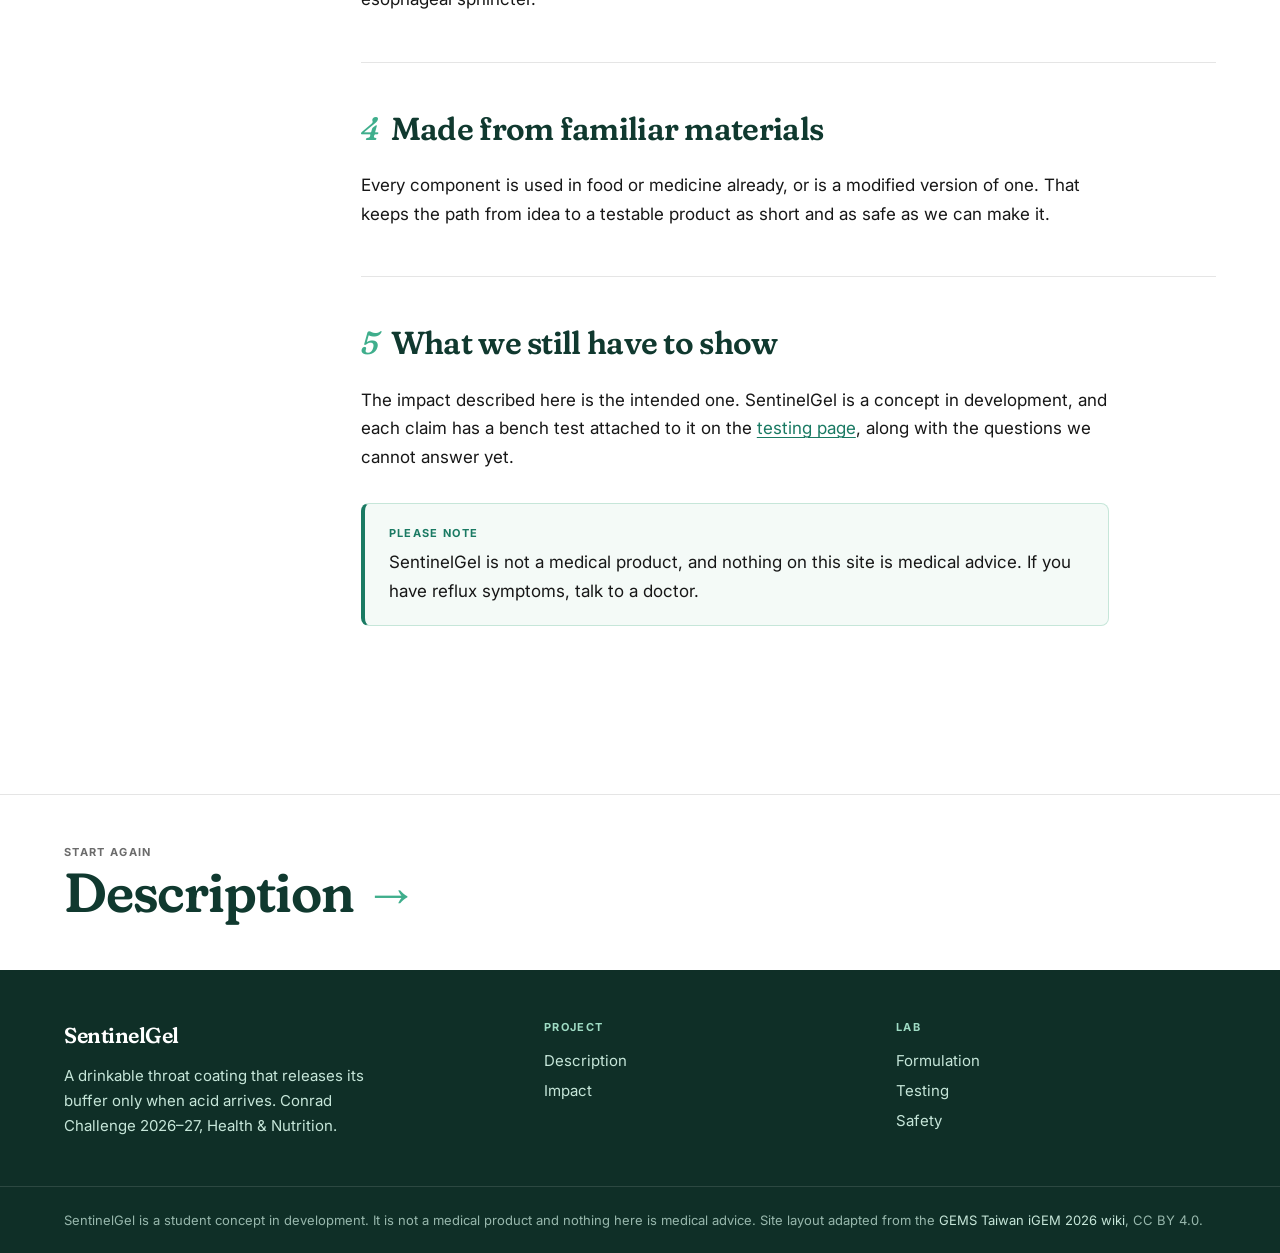
<file: impact.html>
<!doctype html>
<html lang="en">
<head>
<meta charset="utf-8">
<meta name="viewport" content="width=device-width, initial-scale=1">
<title>Impact · SentinelGel</title>
<meta name="description" content="Who SentinelGel is for and what it is meant to change for people living with reflux.">
<link rel="preconnect" href="https://fonts.googleapis.com">
<link rel="preconnect" href="https://fonts.gstatic.com" crossorigin>
<link rel="stylesheet" href="https://fonts.googleapis.com/css2?family=Fraunces:ital,opsz,wght,SOFT@0,9..144,400..700,100;1,9..144,400..700,100&family=Inter:opsz,wght@14..32,400..800&display=swap">
<link rel="stylesheet" href="assets/site.css">
</head>
<body>
<main>
<header class="pagehead"><div class="pagehead__inner">
  <p class="pagehead__eyebrow"><a href="index.html">SentinelGel</a><i>/</i>Project</p>
  <h1 class="pagehead__title">Relief that sits where reflux hurts</h1>
  <p class="pagehead__lede">Who SentinelGel is for, and what it is meant to change for them.</p>
</div></header>

<div class="pagewrap">
  <aside class="toc" aria-label="On this page"></aside>
  <article class="prose">

    <section id="who">
      <h2>Who it is for</h2>
      <p class="lede">About 1 in 7 people worldwide live with gastroesophageal reflux disease.</p>
      <p>For many of them the damage is not only in the stomach. Refluxed acid and pepsin reach the esophagus and the throat, and show up as pain, hoarseness and a cough that does not go away.</p>
      <p>SentinelGel is designed for that part of the problem: the tissue above the stomach, where today's treatments do the least.</p>
    </section>

    <section id="change">
      <h2>What it is meant to change</h2>
      <ol class="rows">
        <li><b>1</b><div><h3>Protection at the site of injury</h3><p>The gel coats the throat and esophagus themselves, instead of working only in the stomach.</p></div></li>
        <li><b>2</b><div><h3>A response, not just a barrier</h3><p>The buffer is released when the pH drops, at the place the acid lands.</p></div></li>
        <li><b>3</b><div><h3>Nothing new to learn</h3><p>It is a drink. It needs no device, no timing chart and no special technique.</p></div></li>
        <li><b>4</b><div><h3>No gas</h3><p>Magnesium hydroxide neutralizes acid without the CO₂ that can push more reflux up.</p></div></li>
      </ol>
    </section>

    <section id="children">
      <h2>Built so children will take it</h2>
      <p>A treatment only helps if it is swallowed. SentinelGel is a thin liquid, sweetened with sucralose or stevia and flavored with vanilla or banana.</p>
      <p>It leaves out mint, a common flavor in stomach remedies, because mint relaxes the lower esophageal sphincter.</p>
    </section>

    <section id="materials">
      <h2>Made from familiar materials</h2>
      <p>Every component is used in food or medicine already, or is a modified version of one. That keeps the path from idea to a testable product as short and as safe as we can make it.</p>
    </section>

    <section id="limits">
      <h2>What we still have to show</h2>
      <p>The impact described here is the intended one. SentinelGel is a concept in development, and each claim has a bench test attached to it on the <a href="testing.html">testing page</a>, along with the questions we cannot answer yet.</p>
      <div class="callout"><b>Please note</b>SentinelGel is not a medical product, and nothing on this site is medical advice. If you have reflux symptoms, talk to a doctor.</div>
    </section>

  </article>
</div>

<nav class="pagenext" aria-label="Next page"><a href="innovation.html"><small>Start again</small><b>Description</b></a></nav>
</main>
<script src="assets/site.js"></script>
</body>
</html>
</file>
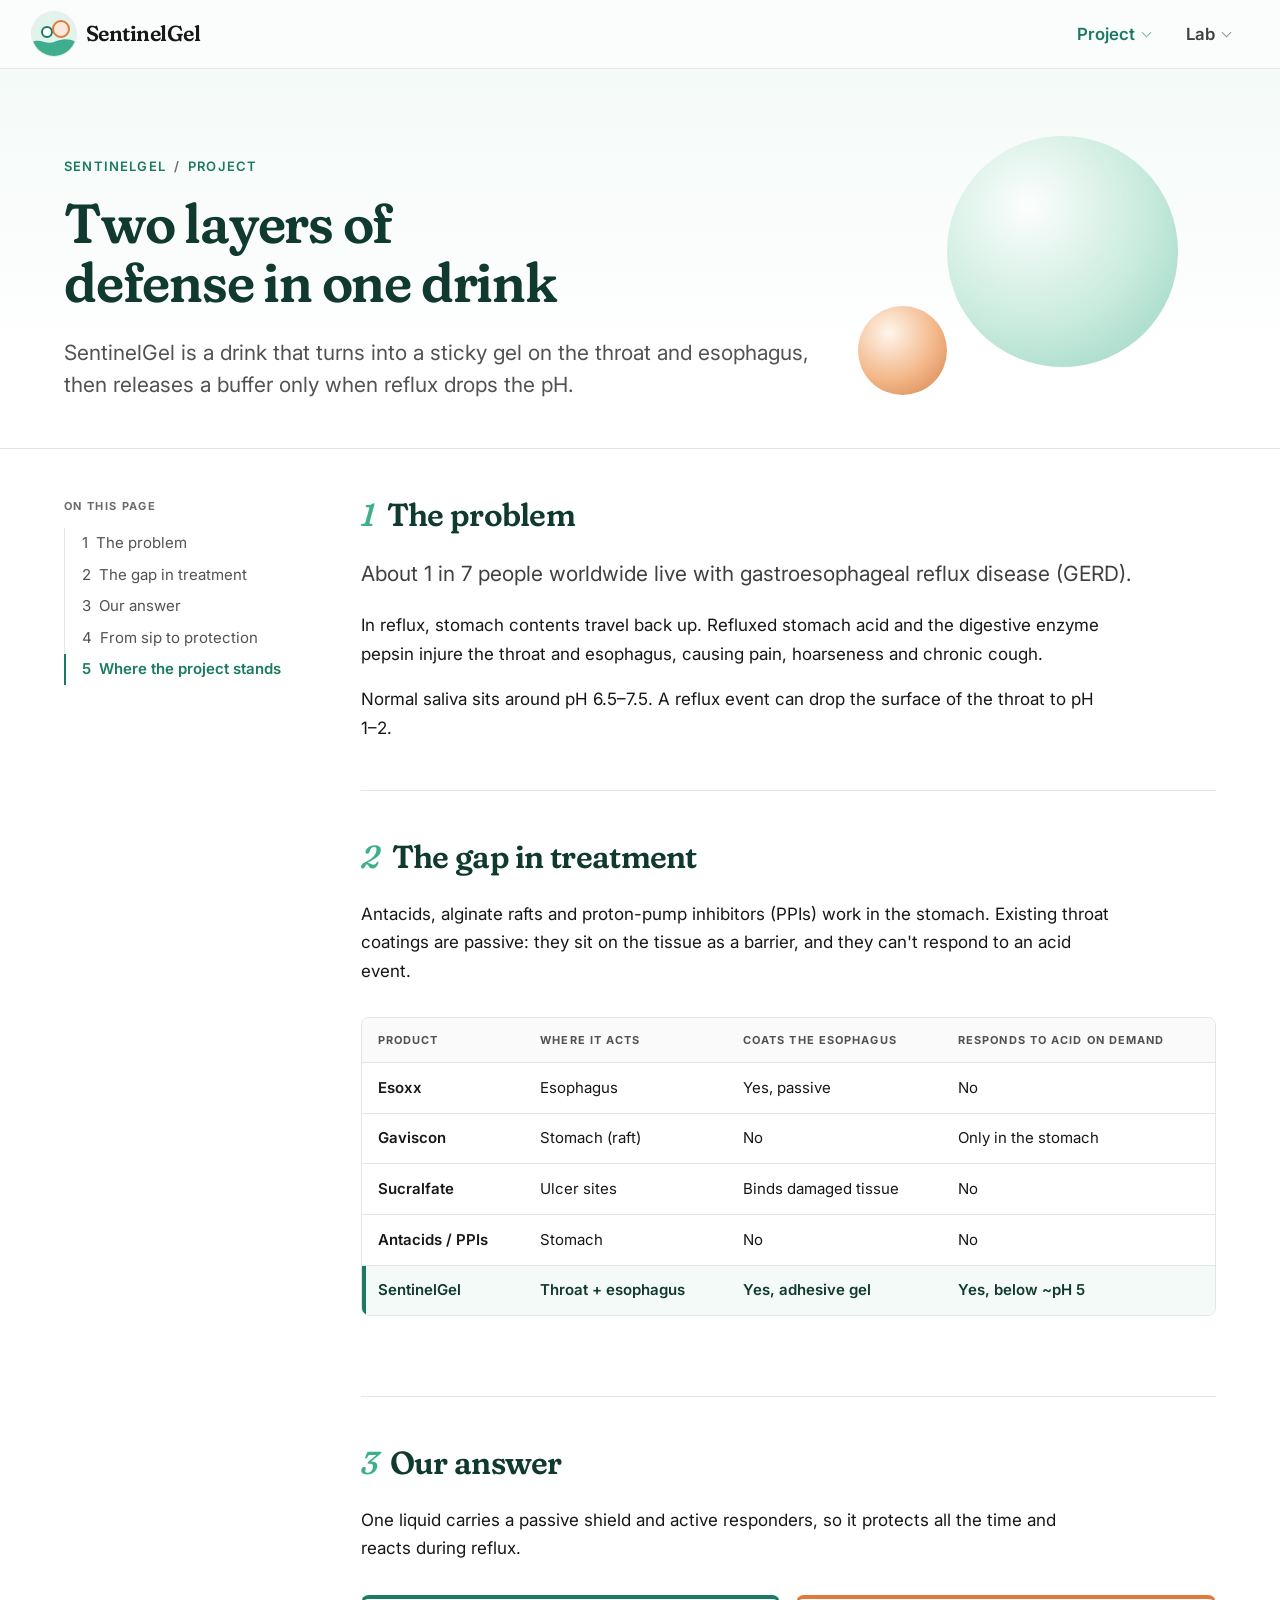
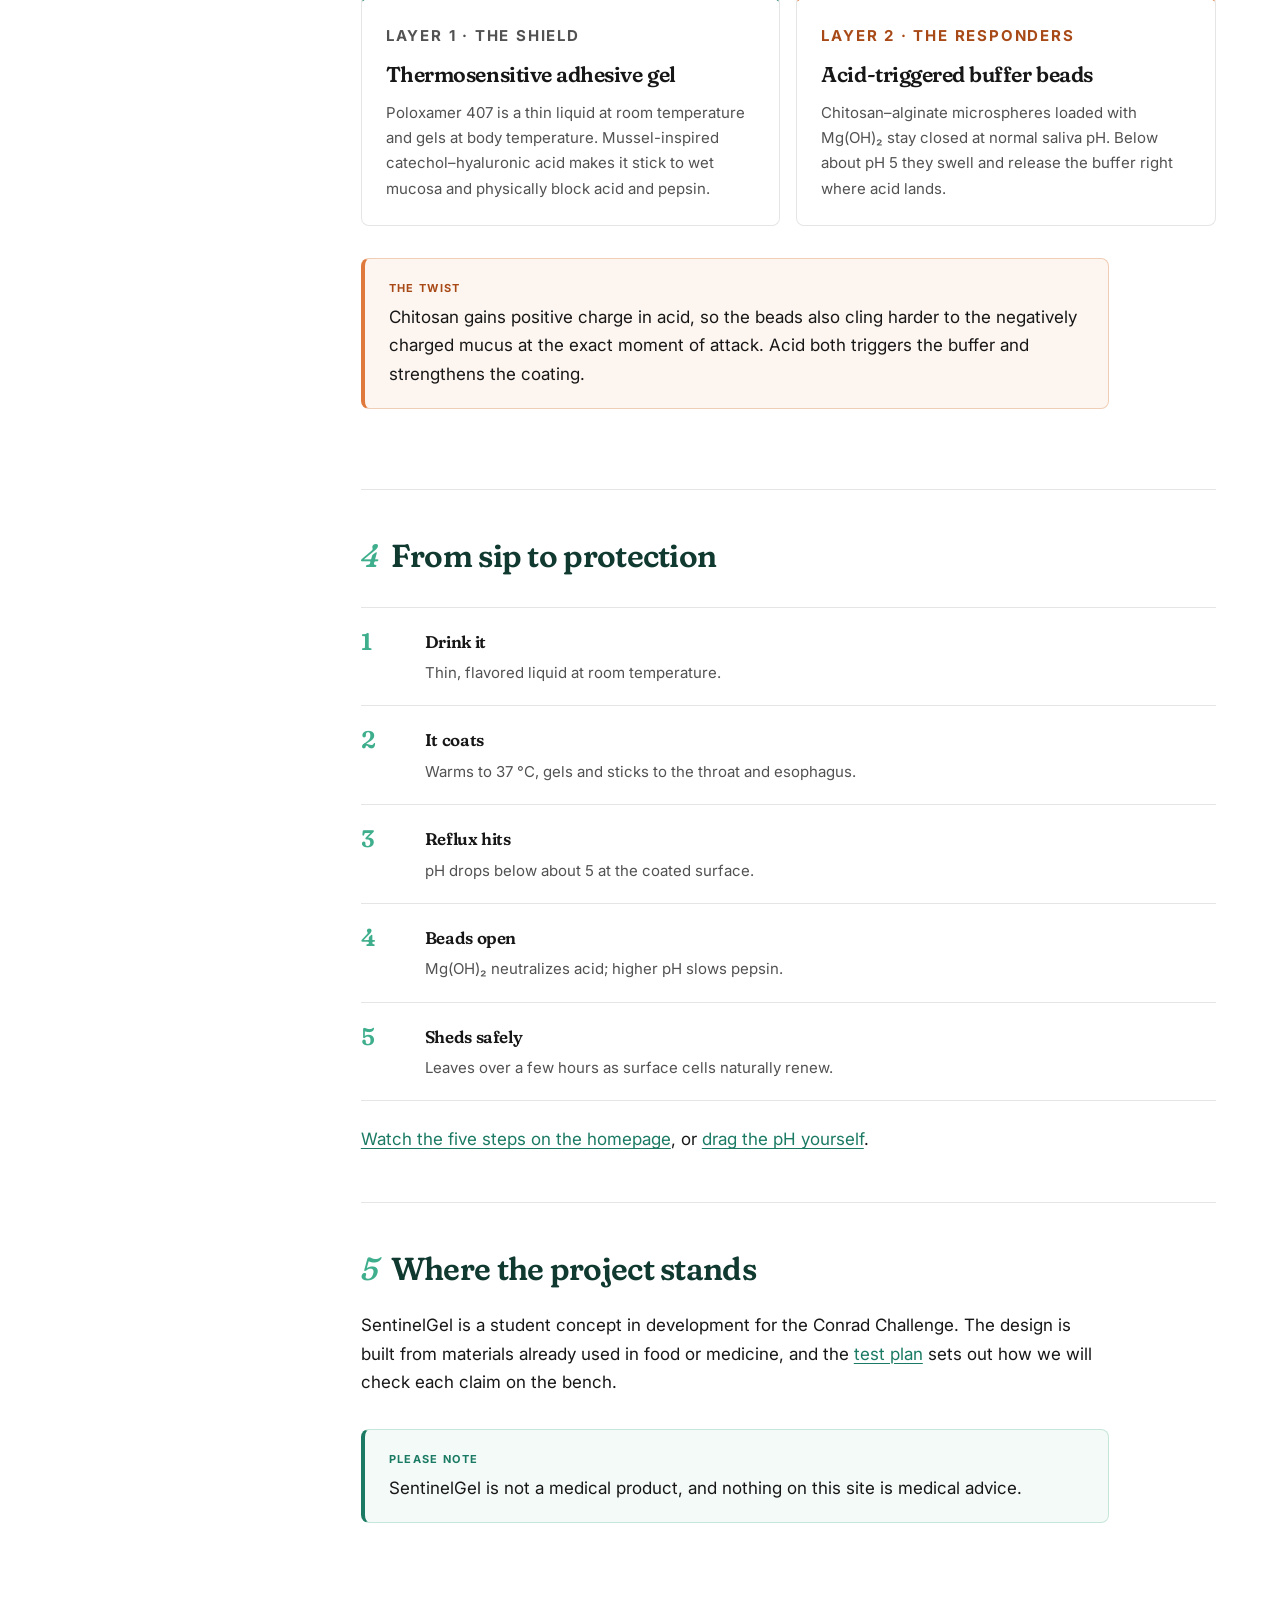
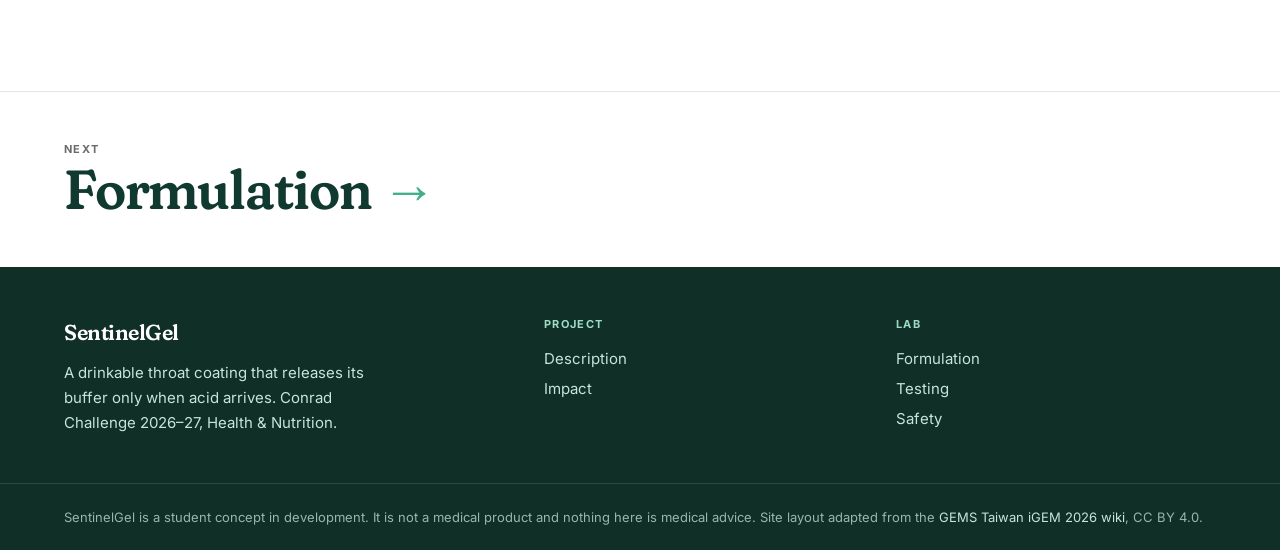
<file: innovation.html>
<!doctype html>
<html lang="en">
<head>
<meta charset="utf-8">
<meta name="viewport" content="width=device-width, initial-scale=1">
<title>Description · SentinelGel</title>
<meta name="description" content="The problem SentinelGel answers, the gap in today's reflux treatments, and the two layers of defense in one drink.">
<link rel="preconnect" href="https://fonts.googleapis.com">
<link rel="preconnect" href="https://fonts.gstatic.com" crossorigin>
<link rel="stylesheet" href="https://fonts.googleapis.com/css2?family=Fraunces:ital,opsz,wght,SOFT@0,9..144,400..700,100;1,9..144,400..700,100&family=Inter:opsz,wght@14..32,400..800&display=swap">
<link rel="stylesheet" href="assets/site.css">
</head>
<body>
<main>
<header class="pagehead"><div class="pagehead__inner">
  <p class="pagehead__eyebrow"><a href="index.html">SentinelGel</a><i>/</i>Project</p>
  <h1 class="pagehead__title">Two layers of defense in one drink</h1>
  <p class="pagehead__lede">SentinelGel is a drink that turns into a sticky gel on the throat and esophagus, then releases a buffer only when reflux drops the pH.</p>
</div></header>

<div class="pagewrap">
  <aside class="toc" aria-label="On this page"></aside>
  <article class="prose">

    <section id="problem">
      <h2>The problem</h2>
      <p class="lede">About 1 in 7 people worldwide live with gastroesophageal reflux disease (GERD).</p>
      <p>In reflux, stomach contents travel back up. Refluxed stomach acid and the digestive enzyme pepsin injure the throat and esophagus, causing pain, hoarseness and chronic cough.</p>
      <p>Normal saliva sits around pH 6.5–7.5. A reflux event can drop the surface of the throat to pH 1–2.</p>
    </section>

    <section id="gap">
      <h2>The gap in treatment</h2>
      <p>Antacids, alginate rafts and proton-pump inhibitors (PPIs) work in the stomach. Existing throat coatings are passive: they sit on the tissue as a barrier, and they can't respond to an acid event.</p>
      <div class="tablewrap"><table>
        <thead><tr><th>Product</th><th>Where it acts</th><th>Coats the esophagus</th><th>Responds to acid on demand</th></tr></thead>
        <tbody>
          <tr><td>Esoxx</td><td>Esophagus</td><td>Yes, passive</td><td>No</td></tr>
          <tr><td>Gaviscon</td><td>Stomach (raft)</td><td>No</td><td>Only in the stomach</td></tr>
          <tr><td>Sucralfate</td><td>Ulcer sites</td><td>Binds damaged tissue</td><td>No</td></tr>
          <tr><td>Antacids / PPIs</td><td>Stomach</td><td>No</td><td>No</td></tr>
          <tr class="is-us"><td>SentinelGel</td><td>Throat + esophagus</td><td>Yes, adhesive gel</td><td>Yes, below ~pH 5</td></tr>
        </tbody>
      </table></div>
    </section>

    <section id="answer">
      <h2>Our answer</h2>
      <p>One liquid carries a passive shield and active responders, so it protects all the time and reacts during reflux.</p>
      <div class="pair">
        <div><p class="kicker">Layer 1 · The shield</p><h3>Thermosensitive adhesive gel</h3><p>Poloxamer 407 is a thin liquid at room temperature and gels at body temperature. Mussel-inspired catechol–hyaluronic acid makes it stick to wet mucosa and physically block acid and pepsin.</p></div>
        <div class="is-acid"><p class="kicker">Layer 2 · The responders</p><h3>Acid-triggered buffer beads</h3><p>Chitosan–alginate microspheres loaded with Mg(OH)₂ stay closed at normal saliva pH. Below about pH 5 they swell and release the buffer right where acid lands.</p></div>
      </div>
      <div class="callout callout--acid"><b>The twist</b>Chitosan gains positive charge in acid, so the beads also cling harder to the negatively charged mucus at the exact moment of attack. Acid both triggers the buffer and strengthens the coating.</div>
    </section>

    <section id="steps">
      <h2>From sip to protection</h2>
      <ol class="rows">
        <li><b>1</b><div><h3>Drink it</h3><p>Thin, flavored liquid at room temperature.</p></div></li>
        <li><b>2</b><div><h3>It coats</h3><p>Warms to 37 °C, gels and sticks to the throat and esophagus.</p></div></li>
        <li><b>3</b><div><h3>Reflux hits</h3><p>pH drops below about 5 at the coated surface.</p></div></li>
        <li><b>4</b><div><h3>Beads open</h3><p>Mg(OH)₂ neutralizes acid; higher pH slows pepsin.</p></div></li>
        <li><b>5</b><div><h3>Sheds safely</h3><p>Leaves over a few hours as surface cells naturally renew.</p></div></li>
      </ol>
      <p style="margin-top:1.5rem"><a href="index.html#how">Watch the five steps on the homepage</a>, or <a href="index.html#demo">drag the pH yourself</a>.</p>
    </section>

    <section id="status">
      <h2>Where the project stands</h2>
      <p>SentinelGel is a student concept in development for the Conrad Challenge. The design is built from materials already used in food or medicine, and the <a href="testing.html">test plan</a> sets out how we will check each claim on the bench.</p>
      <div class="callout"><b>Please note</b>SentinelGel is not a medical product, and nothing on this site is medical advice.</div>
    </section>

  </article>
</div>

<nav class="pagenext" aria-label="Next page"><a href="science.html"><small>Next</small><b>Formulation</b></a></nav>
</main>
<script src="assets/site.js"></script>
</body>
</html>
</file>
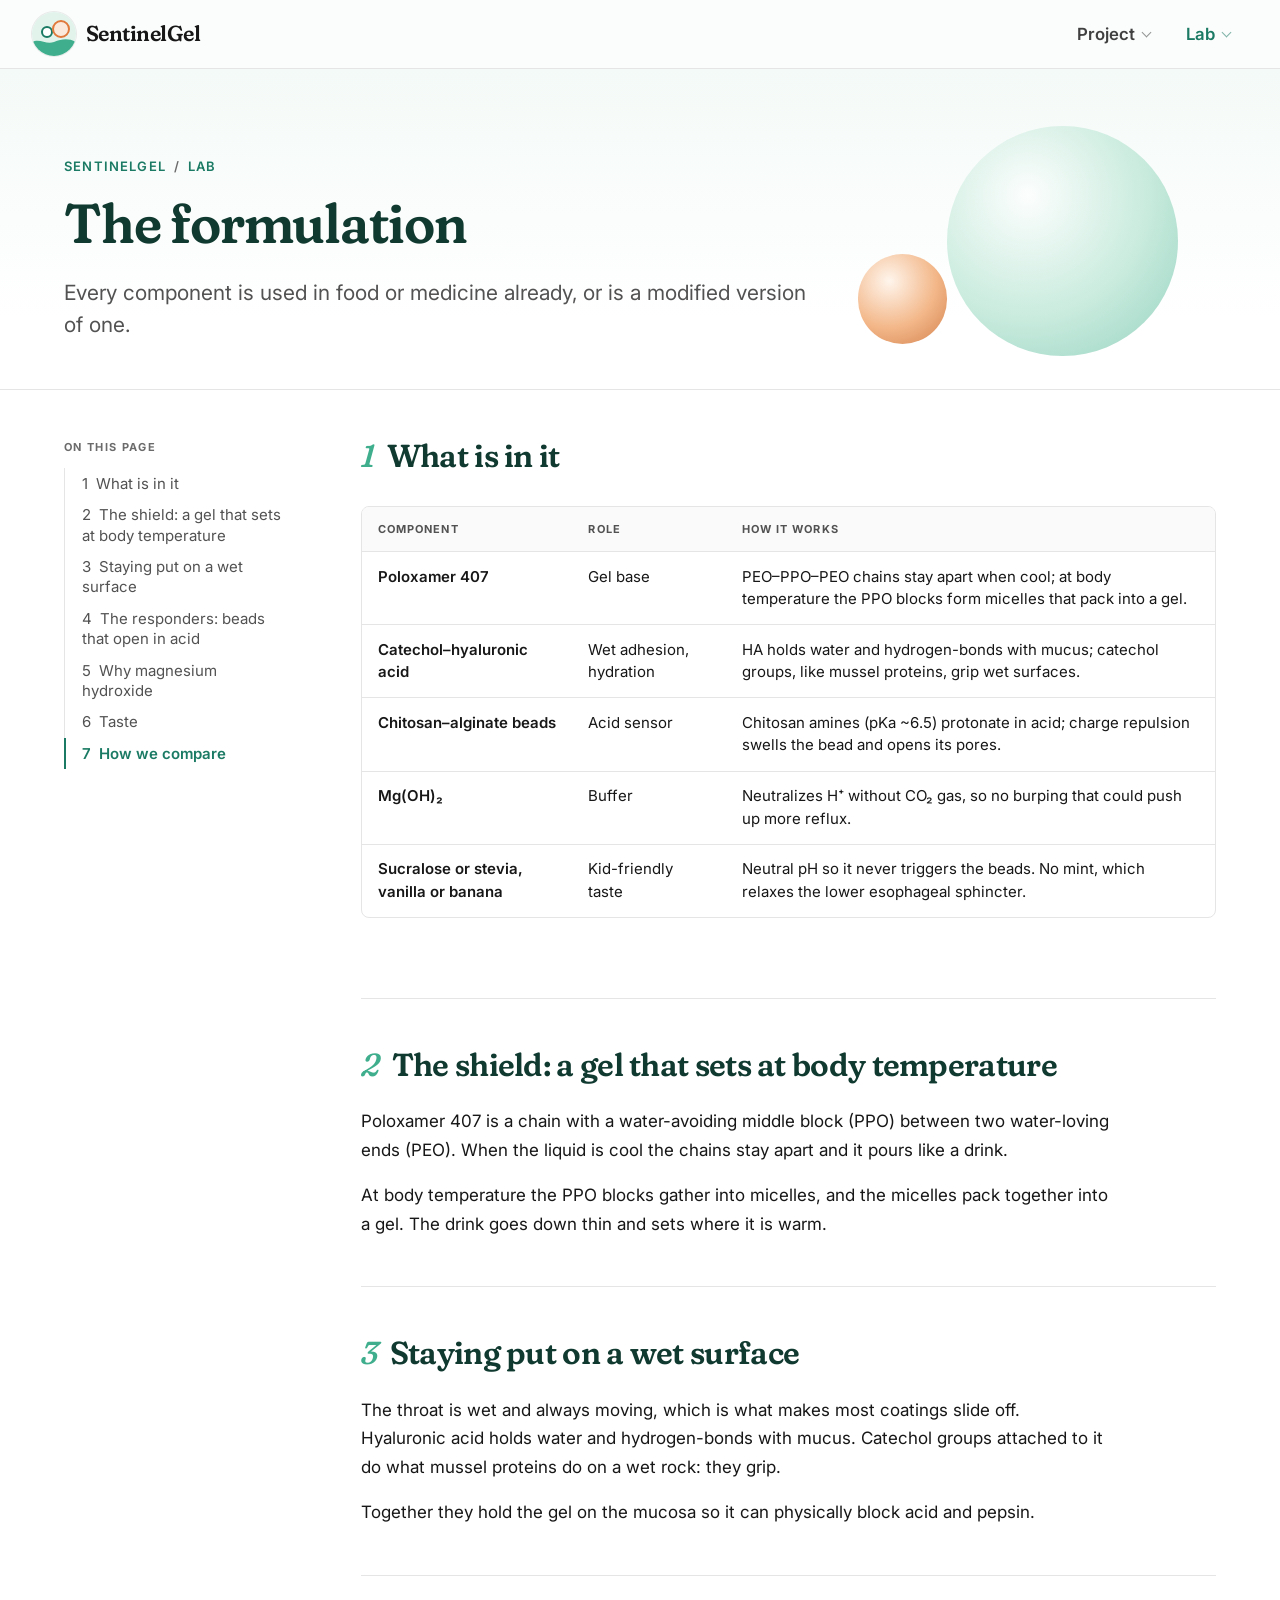
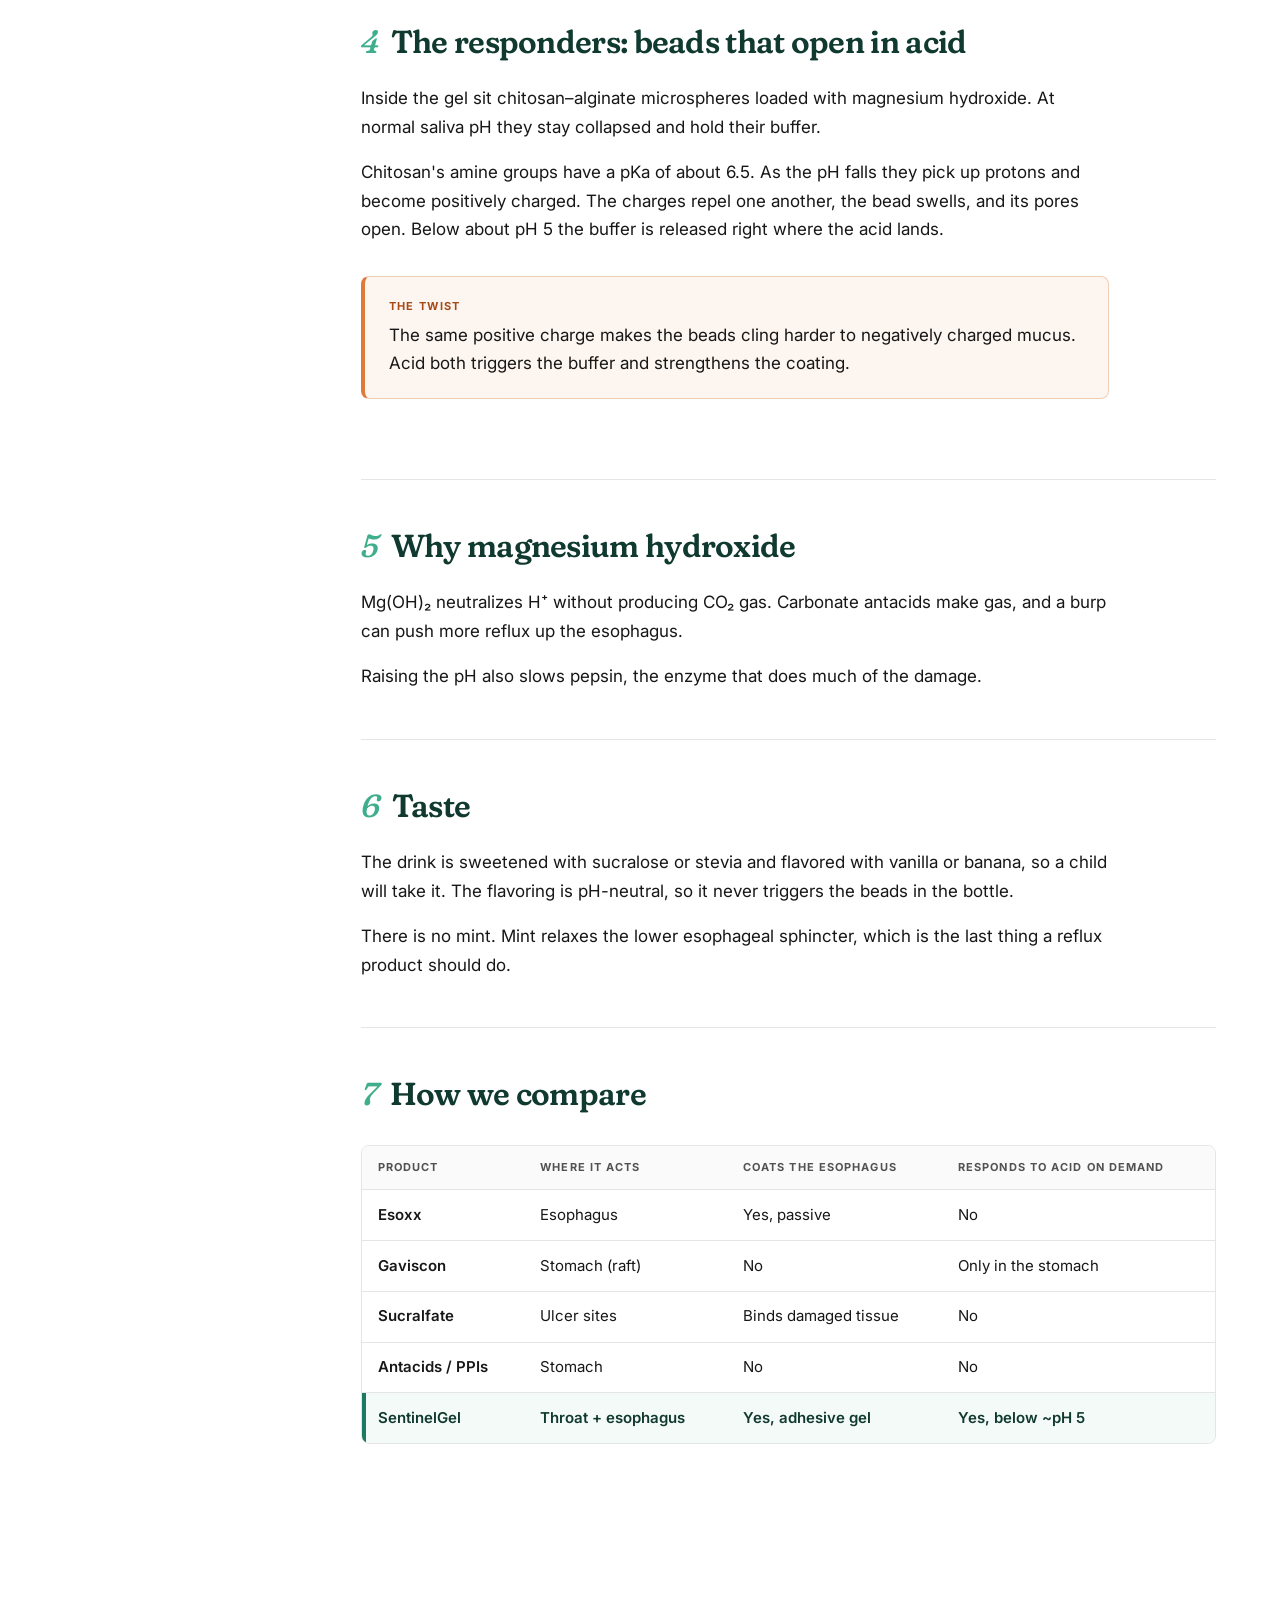
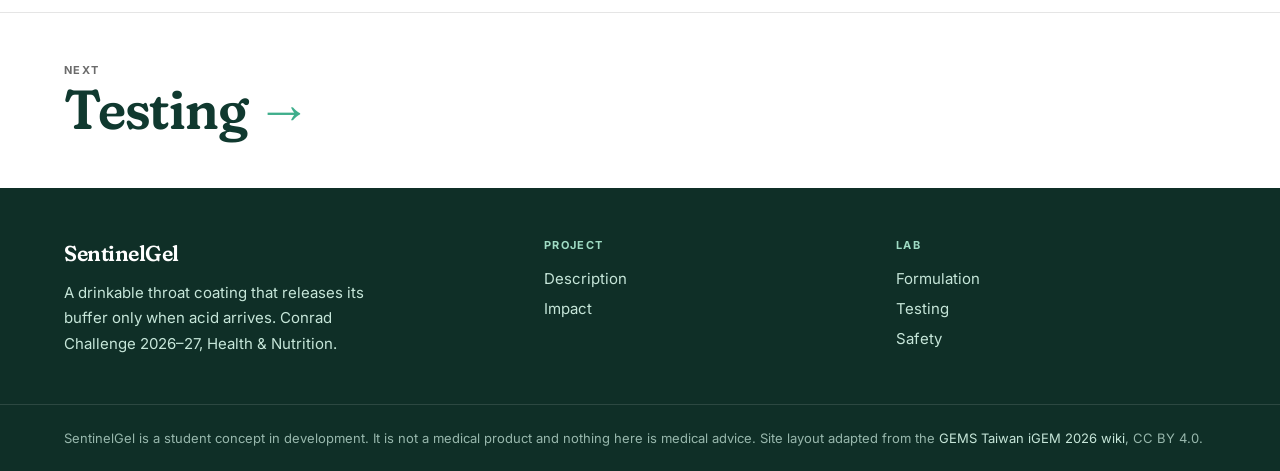
<file: science.html>
<!doctype html>
<html lang="en">
<head>
<meta charset="utf-8">
<meta name="viewport" content="width=device-width, initial-scale=1">
<title>Formulation · SentinelGel</title>
<meta name="description" content="What is in SentinelGel and why: the thermogel, the wet adhesive, the acid-sensing beads and the buffer.">
<link rel="preconnect" href="https://fonts.googleapis.com">
<link rel="preconnect" href="https://fonts.gstatic.com" crossorigin>
<link rel="stylesheet" href="https://fonts.googleapis.com/css2?family=Fraunces:ital,opsz,wght,SOFT@0,9..144,400..700,100;1,9..144,400..700,100&family=Inter:opsz,wght@14..32,400..800&display=swap">
<link rel="stylesheet" href="assets/site.css">
</head>
<body>
<main>
<header class="pagehead"><div class="pagehead__inner">
  <p class="pagehead__eyebrow"><a href="index.html">SentinelGel</a><i>/</i>Lab</p>
  <h1 class="pagehead__title">The formulation</h1>
  <p class="pagehead__lede">Every component is used in food or medicine already, or is a modified version of one.</p>
</div></header>

<div class="pagewrap">
  <aside class="toc" aria-label="On this page"></aside>
  <article class="prose">

    <section id="components">
      <h2>What is in it</h2>
      <div class="tablewrap"><table>
        <thead><tr><th>Component</th><th>Role</th><th>How it works</th></tr></thead>
        <tbody>
          <tr><td>Poloxamer 407</td><td>Gel base</td><td>PEO–PPO–PEO chains stay apart when cool; at body temperature the PPO blocks form micelles that pack into a gel.</td></tr>
          <tr><td>Catechol–hyaluronic acid</td><td>Wet adhesion, hydration</td><td>HA holds water and hydrogen-bonds with mucus; catechol groups, like mussel proteins, grip wet surfaces.</td></tr>
          <tr><td>Chitosan–alginate beads</td><td>Acid sensor</td><td>Chitosan amines (pKa ~6.5) protonate in acid; charge repulsion swells the bead and opens its pores.</td></tr>
          <tr><td>Mg(OH)₂</td><td>Buffer</td><td>Neutralizes H⁺ without CO₂ gas, so no burping that could push up more reflux.</td></tr>
          <tr><td>Sucralose or stevia, vanilla or banana</td><td>Kid-friendly taste</td><td>Neutral pH so it never triggers the beads. No mint, which relaxes the lower esophageal sphincter.</td></tr>
        </tbody>
      </table></div>
    </section>

    <section id="gel">
      <h2>The shield: a gel that sets at body temperature</h2>
      <p>Poloxamer 407 is a chain with a water-avoiding middle block (PPO) between two water-loving ends (PEO). When the liquid is cool the chains stay apart and it pours like a drink.</p>
      <p>At body temperature the PPO blocks gather into micelles, and the micelles pack together into a gel. The drink goes down thin and sets where it is warm.</p>
    </section>

    <section id="adhesion">
      <h2>Staying put on a wet surface</h2>
      <p>The throat is wet and always moving, which is what makes most coatings slide off. Hyaluronic acid holds water and hydrogen-bonds with mucus. Catechol groups attached to it do what mussel proteins do on a wet rock: they grip.</p>
      <p>Together they hold the gel on the mucosa so it can physically block acid and pepsin.</p>
    </section>

    <section id="beads">
      <h2>The responders: beads that open in acid</h2>
      <p>Inside the gel sit chitosan–alginate microspheres loaded with magnesium hydroxide. At normal saliva pH they stay collapsed and hold their buffer.</p>
      <p>Chitosan's amine groups have a pKa of about 6.5. As the pH falls they pick up protons and become positively charged. The charges repel one another, the bead swells, and its pores open. Below about pH 5 the buffer is released right where the acid lands.</p>
      <div class="callout callout--acid"><b>The twist</b>The same positive charge makes the beads cling harder to negatively charged mucus. Acid both triggers the buffer and strengthens the coating.</div>
    </section>

    <section id="buffer">
      <h2>Why magnesium hydroxide</h2>
      <p>Mg(OH)₂ neutralizes H⁺ without producing CO₂ gas. Carbonate antacids make gas, and a burp can push more reflux up the esophagus.</p>
      <p>Raising the pH also slows pepsin, the enzyme that does much of the damage.</p>
    </section>

    <section id="taste">
      <h2>Taste</h2>
      <p>The drink is sweetened with sucralose or stevia and flavored with vanilla or banana, so a child will take it. The flavoring is pH-neutral, so it never triggers the beads in the bottle.</p>
      <p>There is no mint. Mint relaxes the lower esophageal sphincter, which is the last thing a reflux product should do.</p>
    </section>

    <section id="compare">
      <h2>How we compare</h2>
      <div class="tablewrap"><table>
        <thead><tr><th>Product</th><th>Where it acts</th><th>Coats the esophagus</th><th>Responds to acid on demand</th></tr></thead>
        <tbody>
          <tr><td>Esoxx</td><td>Esophagus</td><td>Yes, passive</td><td>No</td></tr>
          <tr><td>Gaviscon</td><td>Stomach (raft)</td><td>No</td><td>Only in the stomach</td></tr>
          <tr><td>Sucralfate</td><td>Ulcer sites</td><td>Binds damaged tissue</td><td>No</td></tr>
          <tr><td>Antacids / PPIs</td><td>Stomach</td><td>No</td><td>No</td></tr>
          <tr class="is-us"><td>SentinelGel</td><td>Throat + esophagus</td><td>Yes, adhesive gel</td><td>Yes, below ~pH 5</td></tr>
        </tbody>
      </table></div>
    </section>

  </article>
</div>

<nav class="pagenext" aria-label="Next page"><a href="testing.html"><small>Next</small><b>Testing</b></a></nav>
</main>
<script src="assets/site.js"></script>
</body>
</html>
</file>
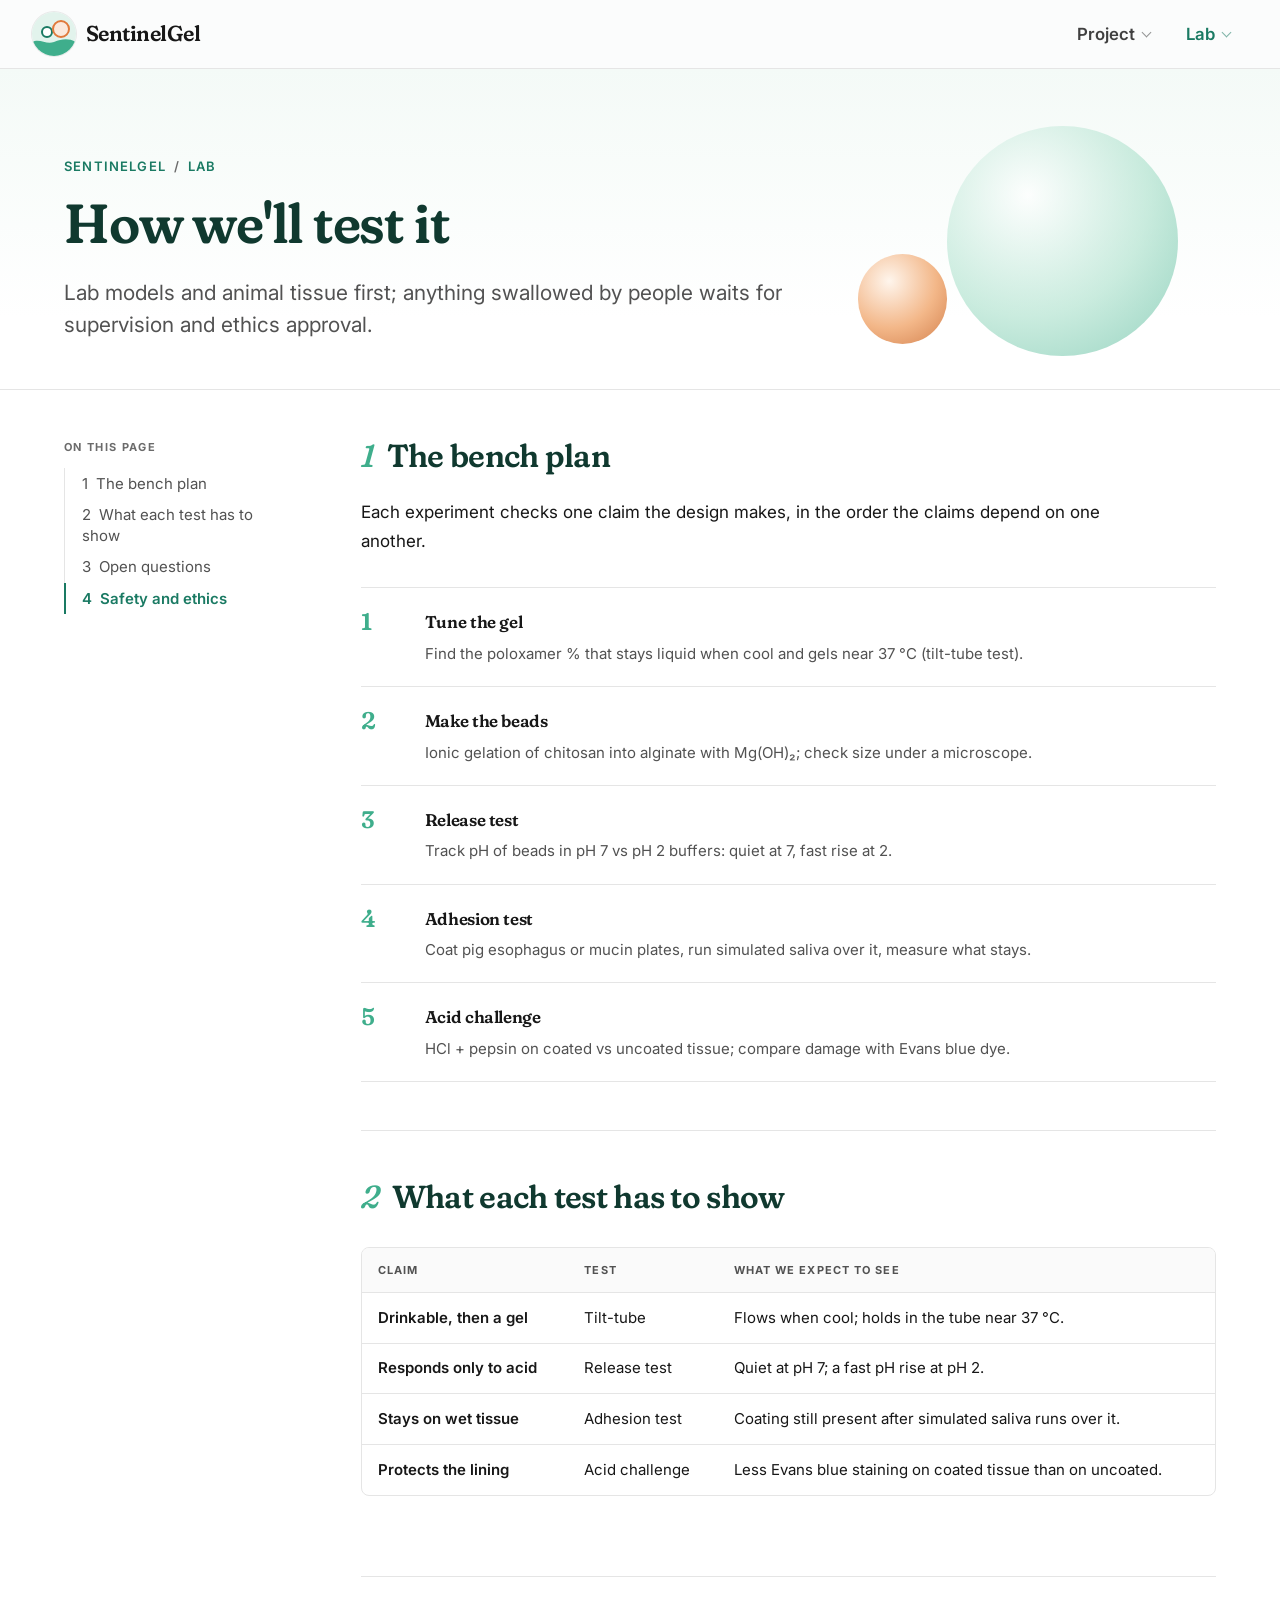
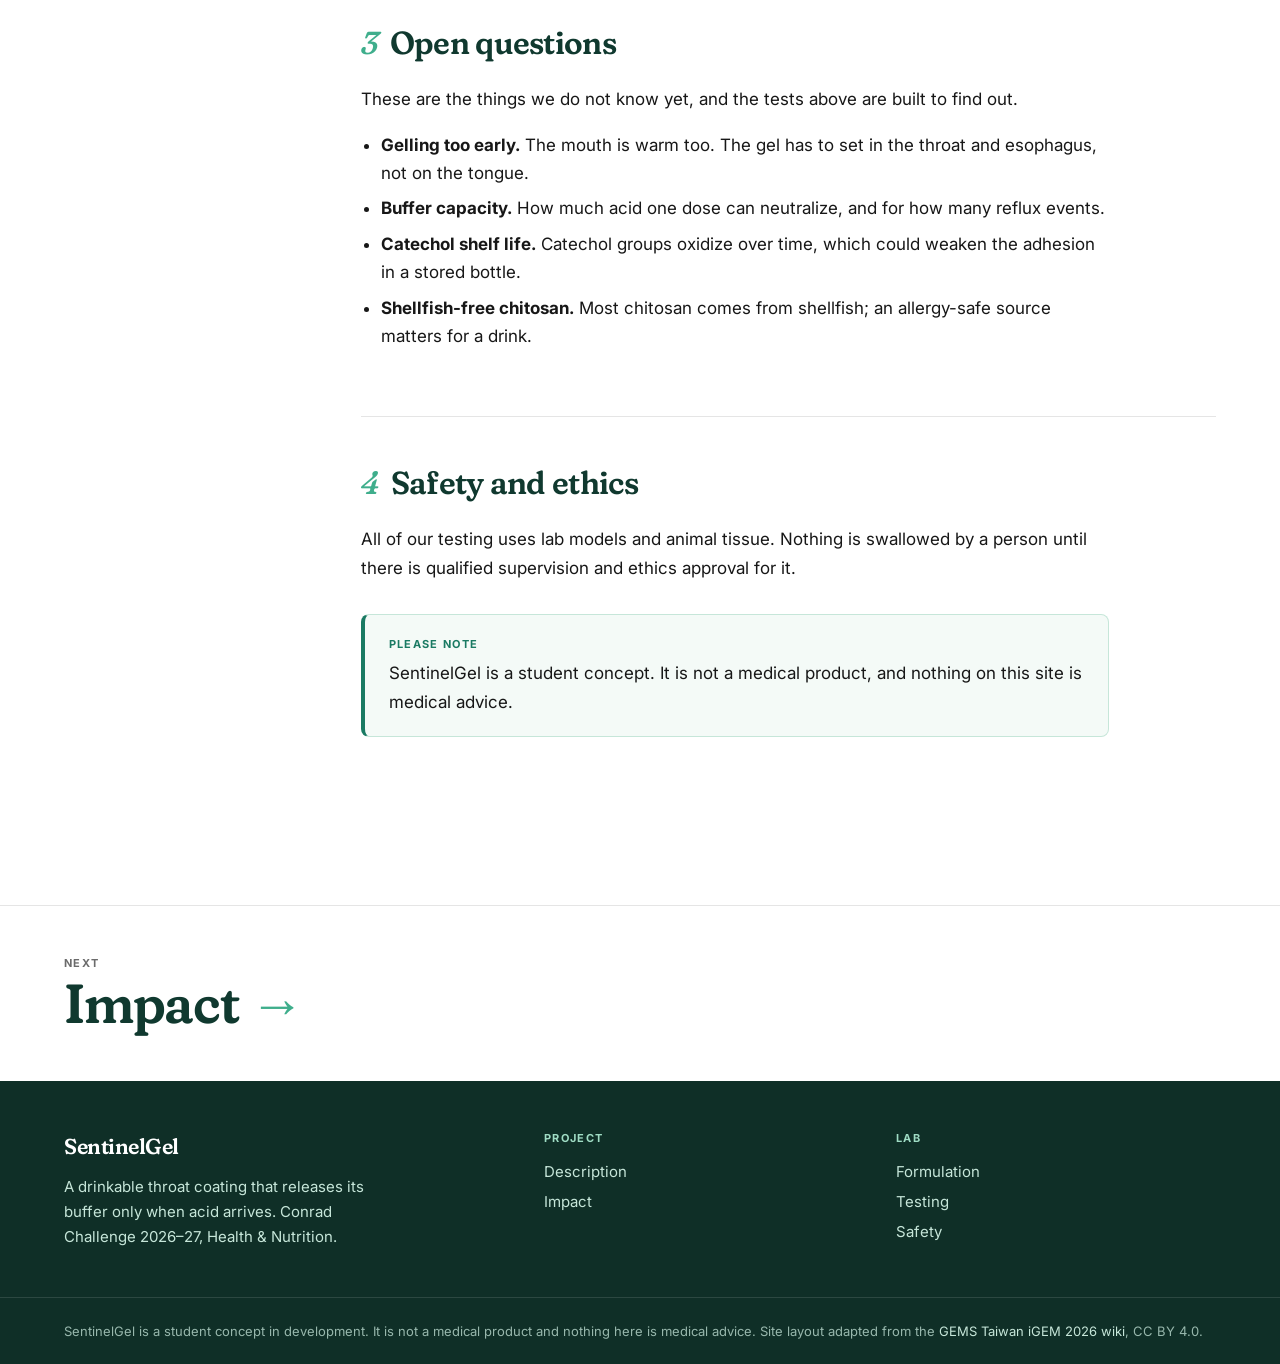
<file: testing.html>
<!doctype html>
<html lang="en">
<head>
<meta charset="utf-8">
<meta name="viewport" content="width=device-width, initial-scale=1">
<title>Testing · SentinelGel</title>
<meta name="description" content="How SentinelGel will be tested: five bench experiments, the open questions, and the safety rules we work under.">
<link rel="preconnect" href="https://fonts.googleapis.com">
<link rel="preconnect" href="https://fonts.gstatic.com" crossorigin>
<link rel="stylesheet" href="https://fonts.googleapis.com/css2?family=Fraunces:ital,opsz,wght,SOFT@0,9..144,400..700,100;1,9..144,400..700,100&family=Inter:opsz,wght@14..32,400..800&display=swap">
<link rel="stylesheet" href="assets/site.css">
</head>
<body>
<main>
<header class="pagehead"><div class="pagehead__inner">
  <p class="pagehead__eyebrow"><a href="index.html">SentinelGel</a><i>/</i>Lab</p>
  <h1 class="pagehead__title">How we'll test it</h1>
  <p class="pagehead__lede">Lab models and animal tissue first; anything swallowed by people waits for supervision and ethics approval.</p>
</div></header>

<div class="pagewrap">
  <aside class="toc" aria-label="On this page"></aside>
  <article class="prose">

    <section id="plan">
      <h2>The bench plan</h2>
      <p>Each experiment checks one claim the design makes, in the order the claims depend on one another.</p>
      <ol class="rows">
        <li><b>1</b><div><h3>Tune the gel</h3><p>Find the poloxamer % that stays liquid when cool and gels near 37 °C (tilt-tube test).</p></div></li>
        <li><b>2</b><div><h3>Make the beads</h3><p>Ionic gelation of chitosan into alginate with Mg(OH)₂; check size under a microscope.</p></div></li>
        <li><b>3</b><div><h3>Release test</h3><p>Track pH of beads in pH 7 vs pH 2 buffers: quiet at 7, fast rise at 2.</p></div></li>
        <li><b>4</b><div><h3>Adhesion test</h3><p>Coat pig esophagus or mucin plates, run simulated saliva over it, measure what stays.</p></div></li>
        <li><b>5</b><div><h3>Acid challenge</h3><p>HCl + pepsin on coated vs uncoated tissue; compare damage with Evans blue dye.</p></div></li>
      </ol>
    </section>

    <section id="success">
      <h2>What each test has to show</h2>
      <div class="tablewrap"><table>
        <thead><tr><th>Claim</th><th>Test</th><th>What we expect to see</th></tr></thead>
        <tbody>
          <tr><td>Drinkable, then a gel</td><td>Tilt-tube</td><td>Flows when cool; holds in the tube near 37 °C.</td></tr>
          <tr><td>Responds only to acid</td><td>Release test</td><td>Quiet at pH 7; a fast pH rise at pH 2.</td></tr>
          <tr><td>Stays on wet tissue</td><td>Adhesion test</td><td>Coating still present after simulated saliva runs over it.</td></tr>
          <tr><td>Protects the lining</td><td>Acid challenge</td><td>Less Evans blue staining on coated tissue than on uncoated.</td></tr>
        </tbody>
      </table></div>
    </section>

    <section id="open">
      <h2>Open questions</h2>
      <p>These are the things we do not know yet, and the tests above are built to find out.</p>
      <ul>
        <li><b>Gelling too early.</b> The mouth is warm too. The gel has to set in the throat and esophagus, not on the tongue.</li>
        <li><b>Buffer capacity.</b> How much acid one dose can neutralize, and for how many reflux events.</li>
        <li><b>Catechol shelf life.</b> Catechol groups oxidize over time, which could weaken the adhesion in a stored bottle.</li>
        <li><b>Shellfish-free chitosan.</b> Most chitosan comes from shellfish; an allergy-safe source matters for a drink.</li>
      </ul>
    </section>

    <section id="safety">
      <h2>Safety and ethics</h2>
      <p>All of our testing uses lab models and animal tissue. Nothing is swallowed by a person until there is qualified supervision and ethics approval for it.</p>
      <div class="callout"><b>Please note</b>SentinelGel is a student concept. It is not a medical product, and nothing on this site is medical advice.</div>
    </section>

  </article>
</div>

<nav class="pagenext" aria-label="Next page"><a href="impact.html"><small>Next</small><b>Impact</b></a></nav>
</main>
<script src="assets/site.js"></script>
</body>
</html>
</file>
<file: assets/site.css>
/* =============================================================================
   SentinelGel: site styles
   -----------------------------------------------------------------------------
   Layout system (tokens, frosted nav with floating panels, bands, page head,
   numbered prose with a tracking table of contents) adapted from the GEMS
   Taiwan iGEM 2026 wiki, https://gitlab.igem.org/2026/gems-taiwan, CC BY 4.0.
   Palette, figures and content are SentinelGel's own.
   ========================================================================== */

:root {
  --white: #ffffff;
  --gray-50: #fafafa;
  --gray-100: #f5f5f5;
  --gray-200: #e5e5e5;
  --gray-300: #d4d4d4;
  --gray-400: #a3a3a3;
  --gray-500: #6b6b6b;
  --gray-600: #525252;
  --gray-700: #404040;
  --black: #171717;

  /* leaf teal: the gel, and the one accent on a white page */
  --gel-900: #10392f;
  --gel-700: #1a7a63;
  --gel-500: #3fae8c;
  --gel-300: #9fdcc4;
  --gel-200: #c6e6d9;
  --gel-100: #e2f3ec;
  --gel-50: #f4faf7;

  /* rust: acid, and the bead once it opens */
  --acid-700: #a84a17;
  --acid-500: #e07a3c;
  --acid-100: #fbe9dc;

  --ink: #0f2f27;
  --sig: #9fdcc4;

  --font-display: "Fraunces", "Iowan Old Style", "Palatino Linotype", Georgia, serif;
  --font: "Inter", -apple-system, BlinkMacSystemFont, "Segoe UI", Roboto, "Helvetica Neue", Arial, sans-serif;

  --text-h1: clamp(2.125rem, 1.2rem + 2.8vw, 3.5rem);
  --text-h2: clamp(1.5rem, 1.15rem + 1.05vw, 2rem);
  --text-h3: clamp(1.15rem, 1.02rem + .4vw, 1.375rem);
  --text-lede: clamp(1.0625rem, .95rem + .45vw, 1.3125rem);
  --text-base: 1.0625rem;
  --text-sm: .9375rem;
  --text-xs: .8125rem;

  --sp-1: .25rem; --sp-2: .5rem; --sp-3: .75rem; --sp-4: 1rem;
  --sp-5: 1.5rem; --sp-6: 2rem; --sp-7: 3rem;
  --sp-8: clamp(3rem, 1.5rem + 5vw, 5.5rem);

  --nav-h: 68px;
  --max: 1280px;
  --measure: 68ch;
  --radius: .5rem;
  --pad: var(--sp-5);
  --ease: cubic-bezier(.16, 1, .3, 1);
}
@media (min-width: 640px) { :root { --pad: var(--sp-6); } }
@media (min-width: 1180px) { :root { --pad: 4rem; } }

*, *::before, *::after { box-sizing: border-box; }
html { scroll-behavior: smooth; scroll-padding-top: calc(var(--nav-h) + 1.25rem); -webkit-text-size-adjust: 100%; }
@media (prefers-reduced-motion: reduce) { html { scroll-behavior: auto; } }

body {
  margin: 0;
  font-family: var(--font);
  font-size: var(--text-base);
  line-height: 1.68;
  color: var(--black);
  background: var(--white);
  -webkit-font-smoothing: antialiased;
  overflow-x: hidden;
}
img, svg { display: block; max-width: 100%; }
a { color: var(--gel-700); text-underline-offset: .18em; text-decoration-thickness: 1px; }
a:hover { color: var(--gel-900); }
:focus-visible { outline: 2px solid var(--gel-700); outline-offset: 3px; border-radius: 2px; }
h1, h2, h3, p { margin: 0; }
.visually-hidden { position: absolute; width: 1px; height: 1px; margin: -1px; padding: 0; overflow: hidden; clip: rect(0 0 0 0); white-space: nowrap; border: 0; }
.sitenav-spacer { height: var(--nav-h); }

/* ============================================================== navigation */
.sitenav { position: fixed; inset: 0 0 auto 0; z-index: 40; }
.sitenav__bar {
  background: rgb(251 252 252 / .8);
  -webkit-backdrop-filter: saturate(180%) blur(20px); backdrop-filter: saturate(180%) blur(20px);
  border-bottom: 1px solid var(--gray-200);
  transition: background .25s;
}
.sitenav.has-panel .sitenav__bar { background: rgb(251 252 252 / .95); }
.sitenav__inner {
  max-width: var(--max); margin: 0 auto; padding: 0 var(--sp-5); height: var(--nav-h);
  display: flex; align-items: center; justify-content: space-between; gap: 1rem;
}
@media (min-width: 640px) { .sitenav__inner { padding: 0 var(--sp-6); } }
.sitenav__brand { display: flex; align-items: center; gap: .6rem; text-decoration: none; color: var(--black); flex: none; }
.sitenav__logo { width: 44px; height: 44px; border-radius: 50%; box-shadow: 0 0 0 1px rgb(23 23 23 / .08); }
.sitenav__word { font-size: 1.35rem; font-weight: 700; letter-spacing: -.02em; }

.sitenav__tabs { display: none; align-items: center; height: var(--nav-h); }
@media (min-width: 860px) { .sitenav__tabs { display: flex; } }
.sitenav__tab {
  display: flex; align-items: center; gap: .45rem;
  height: 42px; margin: 0 .1rem; padding: 0 1.05rem; border-radius: 12px;
  font: inherit; font-size: 1.05rem; font-weight: 600; color: var(--gray-700);
  background: none; border: 0; cursor: pointer; text-decoration: none;
  transition: color .25s, background .25s;
}
.sitenav__tab:hover { color: var(--gel-900); background: var(--gel-50); }
.sitenav__tab.is-open { color: var(--gel-900); background: var(--gel-100); }
.sitenav__tab.is-section { color: var(--gel-700); }
.sitenav__chev {
  width: 7px; height: 7px; border-right: 1.8px solid currentColor; border-bottom: 1.8px solid currentColor;
  transform: translateY(-2px) rotate(45deg); opacity: .55; transition: transform .3s, opacity .25s;
}
.is-open > .sitenav__chev, [aria-expanded="true"] > .sitenav__chev { transform: translateY(1px) rotate(-135deg); opacity: 1; }

.sitenav__panels { position: relative; }
.sitenav__panel {
  position: absolute; top: 12px; left: 0; right: 0;
  width: min(calc(var(--max) - 4rem), calc(100% - 2.5rem)); margin-inline: auto;
  background: #fff; border-radius: 18px;
  box-shadow: 0 0 0 1px rgb(16 57 47 / .06), 0 18px 48px -12px rgb(16 57 47 / .24);
  padding: 1.75rem 1rem;
  display: grid; grid-auto-flow: column; grid-auto-columns: 1fr;
  opacity: 0; visibility: hidden; transform: translateY(-6px);
  transition: opacity .22s, transform .3s var(--ease), visibility 0s .3s;
}
.sitenav__panel.is-open { opacity: 1; visibility: visible; transform: none; transition-delay: 0s; }
.sitenav__item {
  display: flex; flex-direction: column; align-items: center; gap: .8rem;
  padding: .5rem 1rem; text-decoration: none; color: var(--black);
  font-weight: 600; font-size: 1rem; text-align: center;
  border-left: 1px solid var(--gray-200);
}
.sitenav__item:first-child { border-left: 0; }
.sitenav__ico {
  width: 76px; height: 76px; border-radius: 50%; background: var(--gel-100); color: var(--gel-700);
  display: grid; place-items: center; transition: background .25s, color .25s, transform .4s var(--ease);
}
.sitenav__ico svg { width: 32px; height: 32px; }
.sitenav__item:hover .sitenav__ico, .sitenav__item[aria-current] .sitenav__ico { background: var(--gel-700); color: #fff; }
.sitenav__item:hover .sitenav__ico { transform: translateY(-3px); }
.sitenav__scrim {
  position: fixed; inset: var(--nav-h) 0 0 0; z-index: -1; background: rgb(255 255 255 / .55);
  -webkit-backdrop-filter: blur(6px); backdrop-filter: blur(6px);
  opacity: 0; pointer-events: none; transition: opacity .25s;
}
.sitenav.has-panel .sitenav__scrim, .sitenav.has-drawer .sitenav__scrim { opacity: 1; pointer-events: auto; }

.sitenav__burger {
  width: 44px; height: 44px; margin-right: -.5rem; border: 0; background: none; cursor: pointer;
  display: grid; place-content: center; gap: 5px; border-radius: 12px;
}
.sitenav__burger span { width: 20px; height: 2px; background: var(--black); border-radius: 2px; transition: transform .3s var(--ease), opacity .2s; }
.has-drawer .sitenav__burger span:nth-child(1) { transform: translateY(7px) rotate(45deg); }
.has-drawer .sitenav__burger span:nth-child(2) { opacity: 0; }
.has-drawer .sitenav__burger span:nth-child(3) { transform: translateY(-7px) rotate(-45deg); }
@media (min-width: 860px) { .sitenav__burger, .sitenav__drawer { display: none !important; } }
.sitenav__drawer {
  display: none; background: rgb(251 252 252 / .97); border-bottom: 1px solid var(--gray-200);
  max-height: calc(100svh - var(--nav-h)); overflow: auto; padding: .5rem var(--sp-5) 1.25rem;
}
.has-drawer .sitenav__drawer { display: block; }
.sitenav__drawer h2 { margin: 1rem 0 .25rem; font-size: .6875rem; font-weight: 700; letter-spacing: .12em; text-transform: uppercase; color: var(--gray-500); }
.sitenav__drawer a { display: flex; align-items: center; min-height: 46px; border-bottom: 1px solid var(--gray-200); color: var(--black); font-weight: 600; text-decoration: none; }
.sitenav__drawer a[aria-current] { color: var(--gel-700); }

/* ==================================================================== bands */
.band { padding: var(--sp-8) 0; }
.band__inner { max-width: var(--max); margin: 0 auto; padding: 0 var(--pad); }
.band--tint { background: var(--gel-50); border-block: 1px solid var(--gel-100); }
.band--dark { background: linear-gradient(140deg, #10392f 0%, #17624f 55%, #1f8a6c 100%); color: var(--gel-100); }
.band--dark a { color: var(--gel-200); }
.kicker { margin: 0 0 var(--sp-4); font-size: .6875rem; font-weight: 700; letter-spacing: .12em; text-transform: uppercase; color: var(--gel-700); }
.band--dark .kicker { color: var(--sig); }
.band__title { margin: 0 0 var(--sp-5); font-size: var(--text-h2); font-weight: 700; line-height: 1.14; letter-spacing: -.018em; color: var(--gel-900); max-width: 26ch; text-wrap: balance; }
.band--dark .band__title { color: #fff; }
.lede { max-width: 62ch; font-size: var(--text-lede); line-height: 1.55; color: var(--gray-600); }
.band--dark .lede { color: var(--gel-200); }

.rise { transition: opacity .7s ease, transform .7s ease; transition-delay: calc(var(--d, 0) * 90ms); }
.rise.is-armed:not(.in) { opacity: 0; transform: translateY(18px); }
@media (prefers-reduced-motion: reduce) { .rise { transition: none; } }

/* ===================================================================== hero */
.hero {
  position: relative; isolation: isolate; overflow: hidden;
  background: var(--white); color: var(--gel-900);
  min-height: calc(100svh - var(--nav-h)); display: grid;
}
.hero__art { position: absolute; inset: 0; z-index: -2; width: 100%; height: 100%; }
/* drop a photograph or a generated still in by setting --hero-photo on .hero (see README) */
.hero__photo { position: absolute; inset: 0; z-index: -2; background: var(--hero-photo, none) center / cover no-repeat; }
.hero::after {
  content: ""; position: absolute; inset: 0; z-index: -1;
  background: linear-gradient(100deg, rgb(255 255 255 / .94) 0%, rgb(255 255 255 / .62) 40%, rgb(255 255 255 / 0) 68%);
}
.hero__inner {
  width: 100%; max-width: var(--max); margin: 0 auto;
  padding: clamp(2.5rem, 8vh, 5rem) var(--pad) clamp(2rem, 5vh, 3rem);
  display: flex; flex-direction: column; justify-content: space-between; gap: 3rem;
  transform: translateY(calc(var(--sy, 0) * .16px)); opacity: calc(1 - var(--sy, 0) / 640);
}
.hero__kicker { display: flex; align-items: center; gap: .75rem; margin-bottom: 1.5rem; font-size: .75rem; font-weight: 600; letter-spacing: .14em; text-transform: uppercase; color: var(--gel-700); }
.hero__kicker::before { content: ""; width: 36px; height: 1.5px; background: currentColor; }
.hero__claim {
  font-family: var(--font-display); font-variation-settings: "SOFT" 100, "WONK" 0;
  font-size: clamp(2.75rem, 1rem + 5vw, 5.75rem); line-height: .98; font-weight: 600;
  letter-spacing: -.035em; max-width: 11ch;
}
.hero__claim em { font-style: italic; font-weight: 500; color: var(--gel-700); }
.hero__claim .w, .hero__claim .w > span { display: inline-block; }
.hero__caption {
  margin-top: clamp(1rem, .6rem + .8vw, 1.6rem); max-width: 34rem;
  font-size: clamp(1.0625rem, .9rem + .55vw, 1.35rem); line-height: 1.45; color: var(--gray-700); text-wrap: balance;
}
.hero__note { align-self: flex-end; max-width: 26rem; text-align: right; }
.hero__note p { font-family: var(--font-display); font-size: clamp(1.0625rem, .95rem + .4vw, 1.3rem); line-height: 1.4; font-style: italic; color: var(--gel-900); }
.hero__note footer { margin-top: .6rem; display: flex; flex-direction: column; align-items: flex-end; gap: .1rem; font-size: .8125rem; line-height: 1.45; }
.hero__note footer b { font-weight: 700; color: var(--gel-700); }
.hero__note footer span { color: var(--gray-500); }

/* the scene: each layer rides the scroll at its own speed (--k), on top of a slow drift */
.hero__art .par { transform: translate3d(0, calc(var(--sy, 0) * var(--k, 0) * -1px), 0); }
.hero__art .bead { animation: drift 14s ease-in-out infinite alternate; transform-box: fill-box; transform-origin: center; }
.hero__art .par:nth-child(3n) .bead { animation-duration: 19s; animation-delay: -6s; }
.hero__art .par:nth-child(3n+1) .bead { animation-duration: 23s; animation-delay: -11s; }
.hero__art .orbit { transform-box: fill-box; transform-origin: center; animation: spin 80s linear infinite; }
.hero__art .orbit--b { animation-duration: 120s; animation-direction: reverse; }
.hero__art .note path { stroke-dasharray: 400; stroke-dashoffset: 0; }
.hero__art .note text { font-family: var(--font-display); font-style: italic; }
@media (max-width: 859px) { .hero__art .note { display: none; } }
@keyframes drift { from { transform: translate(0, 0); } to { transform: translate(10px, -22px); } }
@keyframes spin { to { transform: rotate(360deg); } }

.hero.is-pre .hero__claim .w > span { opacity: 0; transform: translateY(.42em) rotate(2deg); }
.hero.is-pre .hero__kicker, .hero.is-pre .hero__caption { opacity: 0; transform: translateY(12px); }
.hero.is-pre .hero__note { opacity: 0; }
.hero.is-pre .hero__art { transform: scale(1.06); opacity: 0; }
.hero.is-pre .hero__art .note path { stroke-dashoffset: 400; }
.hero.is-pre .hero__art .note text { opacity: 0; }
.hero.is-on .hero__art { transition: transform 3s var(--ease), opacity 1.2s ease; }
.hero.is-on .hero__kicker { transition: opacity .8s ease .15s, transform 1s var(--ease) .15s; }
.hero.is-on .hero__claim .w > span { transition: opacity .9s ease calc(.35s + var(--i) * .09s), transform 1.25s var(--ease) calc(.35s + var(--i) * .09s); }
.hero.is-on .hero__caption { transition: opacity 1s ease 1.1s, transform 1.2s var(--ease) 1.1s; }
.hero.is-on .hero__note { transition: opacity 1.1s ease 1.7s; }
.hero.is-on .hero__art .note path { transition: stroke-dashoffset 1.6s var(--ease) 1.5s; }
.hero.is-on .hero__art .note text { transition: opacity .9s ease 2.4s; }
@media (prefers-reduced-motion: reduce) { .hero__art .bead, .hero__art .orbit { animation: none; } .hero__inner { transform: none; opacity: 1; } .hero__art .par { transform: none; } }

/* ============================================================== scrollytell */
.scrolly { position: relative; }
.scrolly__inner { max-width: var(--max); margin: 0 auto; padding: 0 var(--pad); display: grid; }
.scrolly__fig {
  position: sticky; top: var(--nav-h); z-index: 1;
  height: 44svh; background: var(--white);
  display: grid; place-items: center; padding: 1rem 0;
  border-bottom: 1px solid var(--gray-200);
}
.scrolly__step { min-height: 62svh; display: flex; flex-direction: column; justify-content: center; padding: 2.5rem 0; }
.scrolly__step > * { transition: opacity .5s ease, filter .5s ease; }
.js .scrolly__step:not(.is-current) > * { opacity: .28; }
@media (min-width: 860px) {
  .scrolly__inner { grid-template-columns: minmax(0, 5fr) minmax(0, 6fr); gap: clamp(2rem, 6vw, 6rem); }
  .scrolly__fig { order: 2; height: calc(100svh - var(--nav-h)); border: 0; padding: 2rem 0; }
  .scrolly__step { min-height: 88svh; }
  .scrolly__steps { padding: 6svh 0; }
}
.scrolly__head { max-width: var(--max); margin: 0 auto; padding: var(--sp-8) var(--pad) 0; }

.stat__head { font-size: var(--text-h3); font-weight: 700; letter-spacing: -.015em; color: var(--gel-900); }
.stat__num { margin-top: .75rem; font-size: clamp(3.25rem, 2rem + 5vw, 5.75rem); font-weight: 800; letter-spacing: -.05em; line-height: 1; color: var(--gel-900); font-variant-numeric: tabular-nums; }
.stat__num.is-acid { color: var(--acid-700); }
.stat__of { margin-top: .6rem; font-weight: 600; }
.stat__body { margin-top: .6rem; max-width: 34ch; font-size: var(--text-lede); line-height: 1.5; color: var(--gray-700); }
.stat__tag { margin-top: 1.5rem; font-size: .625rem; font-weight: 700; letter-spacing: .14em; text-transform: uppercase; color: var(--gray-500); }
.stat__tag::after { content: ""; display: block; width: 28px; height: 6px; margin-top: .5rem; background: var(--gel-700); }
.stat__tag.is-acid::after { background: var(--acid-500); }

/* figure 1: three panels, one shown per step */
.pfig { position: relative; width: min(100%, 520px); aspect-ratio: 1; max-height: 100%; }
.pfig__p { position: absolute; inset: 0; display: grid; place-content: center; opacity: 0; transform: scale(.97); transition: opacity .6s ease, transform .8s var(--ease); }
[data-step="1"] .pfig__p--1, [data-step="2"] .pfig__p--2, [data-step="3"] .pfig__p--3 { opacity: 1; transform: none; }
html:not(.js) .pfig__p--1 { opacity: 1; }

.dots { display: grid; grid-template-columns: repeat(7, 1fr); gap: clamp(8px, 2.2vmin, 18px); }
.dots i { width: clamp(18px, 5.2vmin, 44px); aspect-ratio: 1; border-radius: 50%; background: var(--gray-200); }
.dots i.on { background: var(--acid-500); box-shadow: 0 0 0 5px var(--acid-100); }

.phbar { width: min(78vw, 440px); }
.phbar__track { height: 22px; border-radius: 11px; background: linear-gradient(90deg, #b8431a 0%, #e07a3c 22%, #f1c58f 48%, #c6e6d9 72%, #3fae8c 100%); }
.phbar__ticks { display: flex; justify-content: space-between; margin-top: .4rem; font-size: .75rem; font-weight: 600; color: var(--gray-500); font-variant-numeric: tabular-nums; }
.phbar__zones { position: relative; height: 96px; margin-bottom: .6rem; }
.phbar__zone { position: absolute; bottom: 0; padding: 0 0 .9rem; font-size: .8125rem; line-height: 1.3; font-weight: 600; }
.phbar__zone b { display: block; font-size: 1.75rem; letter-spacing: -.03em; line-height: 1.1; }
.phbar__zone::after { content: ""; position: absolute; left: 0; right: 0; bottom: 0; height: 6px; border: 2px solid currentColor; border-bottom: 0; }
.phbar__zone--acid { left: 0; width: 14.3%; min-width: 0; color: var(--acid-700); white-space: nowrap; }
.phbar__zone--saliva { left: 78.5%; width: 14.3%; color: var(--gel-700); white-space: nowrap; }
.phbar__zone--saliva > span { display: block; transform: translateX(-55%); }

.tract { display: grid; gap: 0; width: min(80vw, 420px); }
.tract__row { display: grid; grid-template-columns: 92px 1fr; align-items: stretch; gap: 1rem; }
.tract__pipe { position: relative; display: grid; place-items: center; font-size: .6875rem; font-weight: 700; letter-spacing: .1em; text-transform: uppercase; color: var(--gray-600); background: var(--gray-100); min-height: 92px; border-inline: 2px solid var(--gray-300); }
.tract__row:first-child .tract__pipe { border-top: 2px solid var(--gray-300); border-radius: 14px 14px 0 0; background: var(--acid-100); border-color: var(--acid-500); color: var(--acid-700); }
.tract__row:nth-child(2) .tract__pipe { min-height: 120px; }
.tract__row:last-child .tract__pipe { border-bottom: 2px solid var(--gray-300); border-radius: 0 0 46px 46px; min-height: 104px; }
.tract__what { align-self: center; font-size: var(--text-sm); line-height: 1.4; color: var(--gray-600); }
.tract__what b { display: block; color: var(--black); }
.tract__row:first-child .tract__what b { color: var(--acid-700); }

/* figure 2: the coating in cross-section */
.gfig { position: relative; width: min(100%, 540px); max-height: 100%; aspect-ratio: 1; }
.gfig svg { width: 100%; height: 100%; border-radius: 22px; background: var(--gel-50); }
.gfig__read { position: absolute; top: 1rem; left: 1rem; padding: .55rem .9rem; border-radius: 12px; background: rgb(255 255 255 / .9); box-shadow: 0 0 0 1px rgb(12 58 61 / .08); font-size: .75rem; font-weight: 600; color: var(--gray-600); line-height: 1.25; }
.gfig__read b { display: block; font-size: 1.6rem; letter-spacing: -.03em; color: var(--gel-700); font-variant-numeric: tabular-nums; transition: color .4s; }
[data-step="3"] .gfig__read b, [data-step="4"] .gfig__read b { color: var(--acid-700); }
.gfig svg * { transform-box: fill-box; transition: opacity .7s ease, transform 1s var(--ease), fill .6s ease, stroke .6s ease; }
.g-gel { transform-origin: 50% 100%; }
.g-bead { transform-origin: center; }
.g-sip { opacity: 0; transform-origin: 50% 0; }
.g-acid { opacity: 0; transform: translateY(-90px); }
.g-buf { opacity: 0; }
[data-step="1"] .g-gel { transform: scaleY(.22); opacity: .55; }
[data-step="1"] .g-bead { opacity: 0; }
[data-step="1"] .g-sip { opacity: .75; }
[data-step="3"] .g-acid { opacity: 1; transform: translateY(58px); }
[data-step="4"] .g-acid { opacity: .22; transform: translateY(70px); }
[data-step="4"] .g-bead { transform: scale(1.65); fill: var(--acid-100); stroke: var(--acid-500); }
[data-step="4"] .g-buf { opacity: 1; transform: translateY(-14px); }
[data-step="5"] .g-gel { transform: scaleY(.4); opacity: .4; }
[data-step="5"] .g-bead { opacity: 0; transform: scale(.6); }

.step__n { font-size: .75rem; font-weight: 700; letter-spacing: .12em; color: var(--gel-700); font-variant-numeric: tabular-nums; }
.step__t { margin-top: .5rem; font-size: clamp(1.6rem, 1.2rem + 1.5vw, 2.4rem); font-weight: 750; letter-spacing: -.03em; line-height: 1.1; color: var(--gel-900); }
.step__b { margin-top: .9rem; max-width: 40ch; color: var(--gray-700); }

/* ================================================================== demands */
.dmd { position: relative; isolation: isolate; overflow: hidden; padding: clamp(5rem, 16vh, 10rem) 0; text-align: center; }
.dmd__ring { position: absolute; z-index: -1; left: 50%; top: 50%; width: min(820px, 118vw); aspect-ratio: 1; border-radius: 50%; border: 1.5px dashed var(--gel-200); transform: translate(-50%, -50%) rotate(calc(var(--p, .5) * 140deg)) scale(calc(.78 + var(--p, .5) * .44)); }
.dmd__ring--b { width: min(1180px, 160vw); border-style: solid; border-color: var(--gel-100); transform: translate(-50%, -50%) scale(calc(1.12 - var(--p, .5) * .3)); }
.dmd__ring i { position: absolute; top: -9px; left: 50%; width: 18px; height: 18px; margin-left: -9px; border-radius: 50%; background: var(--gel-500); box-shadow: 0 0 0 6px var(--gel-100); }
.dmd__ring i + i { top: auto; bottom: -7px; width: 14px; height: 14px; background: var(--acid-500); box-shadow: 0 0 0 6px var(--acid-100); }
.dmd__title { margin: 0 auto; max-width: 20ch; font-size: clamp(1.9rem, 1.1rem + 2.9vw, 3.6rem); line-height: 1.08; color: var(--gel-900); text-wrap: balance; }
.dmd__title em { font-style: italic; font-weight: 500; color: var(--gel-700); }
.dmd__sub { margin-top: 1.5rem; font-size: var(--text-lede); color: var(--gray-600); }
.dmd__list { list-style: none; margin: clamp(2.5rem, 6vh, 4rem) 0 0; padding: 0; display: flex; flex-wrap: wrap; justify-content: center; gap: .75rem; }
.dmd__list li { padding: .55rem 1.35rem; border-radius: 999px; border: 1.5px solid var(--gel-200); background: var(--white); font-size: clamp(.9rem, .75rem + .5vw, 1.1rem); font-weight: 700; letter-spacing: .1em; color: var(--gel-700); }
.dmd__list li:hover { background: var(--gel-700); border-color: var(--gel-700); color: #fff; }

/* =============================================================== the answer */
.ans__head { display: grid; gap: 1.5rem; align-items: end; margin-bottom: var(--sp-7); }
@media (min-width: 860px) { .ans__head { grid-template-columns: auto 1fr; gap: 4rem; } }
.ans__name { font-size: clamp(3rem, 1.5rem + 7vw, 7.5rem); line-height: .95; color: var(--gel-900); }
.ans__name span { font-style: italic; font-weight: 500; color: var(--gel-700); }
.ans__grid { display: grid; gap: 0; grid-template-columns: repeat(auto-fit, minmax(210px, 1fr)); border-top: 1px solid var(--gel-200); }
.ans__cell { padding: 1.75rem 1.5rem 1.75rem 0; border-bottom: 1px solid var(--gel-200); }
.ans__cell h3 { display: flex; align-items: center; gap: .55rem; font-size: .8125rem; font-weight: 800; letter-spacing: .12em; color: var(--gel-700); }
.ans__cell h3::before { content: ""; width: 9px; height: 9px; border-radius: 50%; background: var(--gel-500); box-shadow: 0 0 0 4px var(--gel-100); }
.ans__cell p { margin-top: .6rem; font-size: var(--text-sm); line-height: 1.55; color: var(--gray-600); max-width: 30ch; }

/* ===================================================================== demo */
.demo { display: grid; gap: 2.5rem; align-items: center; margin-top: var(--sp-7); }
@media (min-width: 860px) { .demo { grid-template-columns: 1fr minmax(260px, 380px); gap: 5rem; } }
.demo__ph { font-size: clamp(4rem, 2rem + 8vw, 8rem); font-weight: 800; letter-spacing: -.055em; line-height: 1; color: var(--gel-700); font-variant-numeric: tabular-nums; transition: color .3s; }
.demo__ph small { font-size: .2em; font-weight: 700; letter-spacing: .12em; text-transform: uppercase; color: var(--gray-500); margin-right: .6em; vertical-align: .9em; }
.demo input[type=range] { width: 100%; height: 44px; margin-top: 1rem; accent-color: var(--gel-700); cursor: pointer; }
.demo__scale { display: flex; justify-content: space-between; font-size: var(--text-xs); color: var(--gray-500); }
.demo__title { margin-top: 1.75rem; font-size: var(--text-h3); font-weight: 700; letter-spacing: -.015em; color: var(--gel-900); }
.demo__body { margin-top: .4rem; max-width: 46ch; color: var(--gray-700); min-height: 5.1em; }
.demo__stage { aspect-ratio: 1; border-radius: 22px; background: var(--gel-50); display: grid; place-items: center; transition: background .4s; }
.demo__bead { width: 38%; aspect-ratio: 1; border-radius: 50%; border: 3px solid var(--gel-700); background: #fff; display: grid; place-items: center; font-size: var(--text-sm); font-weight: 700; color: var(--gel-900); transition: width .5s var(--ease), border-color .3s, background .3s, box-shadow .5s; }
.demo.is-acid .demo__ph, .demo.is-acid .demo__title { color: var(--acid-700); }
.demo.is-acid .demo__stage { background: var(--acid-100); }
.demo.is-acid .demo__bead { width: 66%; border-color: var(--acid-500); box-shadow: 0 0 0 14px rgb(63 174 140 / .2), 0 0 0 30px rgb(63 174 140 / .1); color: var(--acid-700); }
.demo.is-acid input[type=range] { accent-color: var(--acid-500); }

/* ======================================================= mechanism, in four */
.mech { list-style: none; margin: var(--sp-7) 0 0; padding: 0; display: grid; grid-template-columns: repeat(auto-fit, minmax(230px, 1fr)); gap: 0; border-top: 1px solid var(--gray-200); }
.mech li { padding: 1.75rem 1.75rem 1.75rem 0; border-bottom: 1px solid var(--gray-200); }
.mech__n { width: 40px; height: 40px; border-radius: 50%; background: var(--gel-100); color: var(--gel-700); display: grid; place-items: center; font-weight: 800; }
.mech li:last-child .mech__n { background: var(--acid-100); color: var(--acid-700); }
.mech h3 { margin-top: 1rem; font-size: var(--text-h3); font-weight: 700; letter-spacing: -.015em; }
.mech p { margin-top: .45rem; font-size: var(--text-sm); line-height: 1.6; color: var(--gray-600); max-width: 34ch; }

/* =================================================================== vision */
.vl { padding: clamp(6rem, 22vh, 13rem) 0; text-align: center; overflow: hidden; position: relative; isolation: isolate; }
.vl__b { position: absolute; z-index: -1; border-radius: 50%; background: radial-gradient(circle at 35% 30%, #f4fbf8, #9fdcc4 50%, #3fae8c); opacity: .5; transform: translateY(calc((var(--p, .5) - .5) * var(--k, 1) * -380px)); }
.vl__b--acid { background: radial-gradient(circle at 35% 30%, #fff3e8, #f0a56b 55%, #c8601f); opacity: .85; }
.vl__line { font-size: clamp(2.5rem, 1rem + 6.5vw, 6.5rem); line-height: 1.02; color: #fff; }
.vl__line span { display: block; }
.vl__line span + span { font-style: italic; font-weight: 500; color: var(--gel-300); }
.vl__line i { font-style: normal; color: var(--acid-500); }
.vl__sub { margin: 1.75rem auto 0; max-width: 40ch; font-size: var(--text-lede); color: var(--gel-200); }

/* ================================================================== explore */
.xp__grid { display: grid; grid-template-columns: repeat(auto-fit, minmax(220px, 1fr)); gap: 0; border-top: 1px solid var(--gray-200); margin-top: var(--sp-6); }
.xp__card { display: block; padding: 1.5rem 1.5rem 1.75rem 0; border-bottom: 1px solid var(--gray-200); text-decoration: none; color: var(--black); }
.xp__card b { display: flex; align-items: center; gap: .5rem; font-size: var(--text-h3); letter-spacing: -.015em; color: var(--gel-900); }
.xp__card b::after { content: "→"; color: var(--gel-500); transition: transform .3s var(--ease); }
.xp__card:hover b::after { transform: translateX(5px); }
.xp__card span { display: block; margin-top: .35rem; font-size: var(--text-sm); color: var(--gray-600); max-width: 30ch; }

/* =================================================================== footer */
.foot { background: var(--ink); color: var(--gel-200); font-size: var(--text-sm); }
.foot__inner { max-width: var(--max); margin: 0 auto; padding: var(--sp-7) var(--pad); display: grid; gap: 2rem; }
@media (min-width: 760px) { .foot__inner { grid-template-columns: 1.4fr 1fr 1fr; } }
.foot b { color: #fff; }
.foot__word { font-size: 1.35rem; font-weight: 700; letter-spacing: -.02em; color: #fff; }
.foot h2 { font-size: .6875rem; font-weight: 700; letter-spacing: .12em; text-transform: uppercase; color: var(--sig); margin-bottom: .6rem; }
.foot ul { list-style: none; margin: 0; padding: 0; }
.foot a { color: var(--gel-200); text-decoration: none; line-height: 2; }
.foot a:hover { color: #fff; text-decoration: underline; }
.foot__legal { border-top: 1px solid rgb(255 255 255 / .12); }
.foot__legal p { max-width: var(--max); margin: 0 auto; padding: 1.25rem var(--pad); font-size: var(--text-xs); color: rgb(198 230 217 / .75); }

/* ================================================================ sub-pages */
.pagehead { background: linear-gradient(180deg, var(--gel-50), var(--white) 78%); border-bottom: 1px solid var(--gray-200); }
.pagehead__inner { max-width: var(--max); margin: 0 auto; padding: var(--sp-8) var(--pad) var(--sp-7); }
.pagehead__eyebrow { display: flex; gap: .5rem; margin-bottom: var(--sp-4); font-size: var(--text-xs); font-weight: 600; letter-spacing: .09em; text-transform: uppercase; color: var(--gel-700); }
.pagehead__eyebrow a { color: inherit; text-decoration: none; }
.pagehead__eyebrow i { font-style: normal; color: var(--gray-500); }
.pagehead__title { font-size: var(--text-h1); font-weight: 700; line-height: 1.08; letter-spacing: -.022em; color: var(--gel-900); max-width: 20ch; text-wrap: balance; }
.pagehead__lede { margin-top: var(--sp-5); max-width: 58ch; font-size: var(--text-lede); line-height: 1.52; color: var(--gray-600); }

.pagewrap { max-width: var(--max); margin: 0 auto; padding: var(--sp-7) var(--pad) var(--sp-8); display: grid; gap: var(--sp-7); }
@media (min-width: 980px) { .pagewrap { grid-template-columns: 220px minmax(0, 1fr); gap: clamp(3rem, 6vw, 6rem); } }
.toc { display: none; }
@media (min-width: 980px) {
  .toc { display: block; position: sticky; top: calc(var(--nav-h) + 2rem); align-self: start; font-size: var(--text-sm); }
}
.toc h2 { font-size: .6875rem; font-weight: 700; letter-spacing: .12em; text-transform: uppercase; color: var(--gray-500); margin-bottom: .75rem; }
.toc ol { list-style: none; margin: 0; padding: 0; border-left: 1px solid var(--gray-200); }
.toc a { display: block; padding: .35rem 0 .35rem 1rem; margin-left: -1px; border-left: 2px solid transparent; color: var(--gray-600); text-decoration: none; line-height: 1.35; }
.toc a:hover { color: var(--gel-900); }
.toc a.is-current { color: var(--gel-700); border-left-color: var(--gel-700); font-weight: 600; }

.prose { counter-reset: h2; min-width: 0; }
.prose > section { padding-bottom: var(--sp-7); }
.prose > section + section { padding-top: var(--sp-7); border-top: 1px solid var(--gray-200); }
.prose h2 { counter-increment: h2; font-size: var(--text-h2); font-weight: 700; letter-spacing: -.018em; line-height: 1.14; color: var(--gel-900); margin-bottom: var(--sp-5); }
.prose h2::before { content: counter(h2) "  "; white-space: pre; color: var(--gel-500); font-variant-numeric: tabular-nums; }
.prose h3 { font-size: var(--text-h3); font-weight: 700; letter-spacing: -.012em; margin: var(--sp-6) 0 var(--sp-3); }
.prose p, .prose ul, .prose ol { max-width: var(--measure); }
.prose p + p { margin-top: 1em; }
.prose ul, .prose ol { padding-left: 1.25rem; margin: 1em 0; }
.prose li + li { margin-top: .4em; }
.prose .lede { color: var(--gray-700); margin-bottom: 1em; }

.callout { margin: var(--sp-6) 0; padding: 1.25rem 1.5rem; max-width: var(--measure); border: 1px solid var(--gel-200); border-left: 4px solid var(--gel-700); border-radius: var(--radius); background: var(--gel-50); }
.callout b:first-child { display: block; font-size: .6875rem; letter-spacing: .12em; text-transform: uppercase; color: var(--gel-700); margin-bottom: .35rem; }
.callout--acid { border-color: #f0cdb5; border-left-color: var(--acid-500); background: #fdf6f0; }
.callout--acid b:first-child { color: var(--acid-700); }
.callout--todo { border-style: dashed; border-color: var(--gray-400); border-left-style: solid; border-left-color: var(--gray-500); background: var(--gray-50); }
.callout--todo b:first-child { color: var(--gray-600); }

.tablewrap { margin: var(--sp-6) 0; overflow-x: auto; border: 1px solid var(--gray-200); border-radius: var(--radius); }
table { border-collapse: collapse; width: 100%; min-width: 560px; font-size: var(--text-sm); line-height: 1.5; }
th, td { text-align: left; vertical-align: top; padding: .85rem 1rem; border-bottom: 1px solid var(--gray-200); }
tr:last-child td { border-bottom: 0; }
th { font-size: .6875rem; font-weight: 700; letter-spacing: .1em; text-transform: uppercase; color: var(--gray-600); background: var(--gray-50); }
td:first-child { font-weight: 600; color: var(--black); }
tr.is-us td { background: var(--gel-50); color: var(--gel-900); font-weight: 600; }
tr.is-us td:first-child { box-shadow: inset 4px 0 0 var(--gel-700); }

.rows { list-style: none; margin: var(--sp-6) 0 0 !important; padding: 0 !important; max-width: none !important; border-top: 1px solid var(--gray-200); }
.rows li { display: grid; grid-template-columns: 3rem 1fr; gap: 0 1rem; padding: 1.25rem 0; border-bottom: 1px solid var(--gray-200); margin: 0 !important; }
.rows li > b:first-child { font-size: 1.5rem; font-weight: 800; letter-spacing: -.03em; color: var(--gel-500); line-height: 1.2; font-variant-numeric: tabular-nums; }
.rows h3 { margin: 0 0 .25rem; font-size: 1.0625rem; }
.rows p { color: var(--gray-600); font-size: var(--text-sm); }

.pair { display: grid; gap: 1rem; margin: var(--sp-6) 0; grid-template-columns: repeat(auto-fit, minmax(260px, 1fr)); }
.pair > div { padding: 1.5rem; border: 1px solid var(--gray-200); border-top: 4px solid var(--gel-700); border-radius: var(--radius); }
.pair > div.is-acid { border-top-color: var(--acid-500); }
.pair .kicker { margin-bottom: .5rem; }
.pair .is-acid .kicker { color: var(--acid-700); }
.pair h3 { margin: 0 0 .5rem; }
.pair p { font-size: var(--text-sm); color: var(--gray-600); }

.people { display: grid; gap: 1.5rem; grid-template-columns: repeat(auto-fill, minmax(190px, 1fr)); margin: var(--sp-6) 0; }
.person__pic { aspect-ratio: 4 / 5; border-radius: 14px; background: var(--gel-100); color: var(--gel-500); display: grid; place-items: center; font-size: 2.5rem; font-weight: 800; overflow: hidden; }
.person__pic img { width: 100%; height: 100%; object-fit: cover; }
.person b { display: block; margin-top: .75rem; font-size: 1.0625rem; }
.person span { display: block; font-size: var(--text-sm); color: var(--gray-600); line-height: 1.45; }

.pagenext { border-top: 1px solid var(--gray-200); }
.pagenext a { display: block; max-width: var(--max); margin: 0 auto; padding: var(--sp-7) var(--pad); text-decoration: none; }
.pagenext small { display: block; font-size: .6875rem; font-weight: 700; letter-spacing: .12em; text-transform: uppercase; color: var(--gray-500); }
.pagenext b { font-size: var(--text-h1); letter-spacing: -.03em; line-height: 1.1; color: var(--gel-900); }
.pagenext b::after { content: " →"; color: var(--gel-500); }

/* ==================================================== light academia: type */
/* Fraunces for anything that is a title or a figure; Inter stays for reading */
.sitenav__word, .foot__word, .band__title, .stat__head, .stat__num, .step__t, .dmd__title, .ans__name,
.demo__ph span, .demo__title, .mech h3, .vl__line, .xp__card b, .pagehead__title, .prose h2, .prose h3,
.pagenext b, .rows li > b:first-child, .pair h3 {
  font-family: var(--font-display); font-variation-settings: "SOFT" 100, "WONK" 0;
  font-weight: 600; letter-spacing: -.022em;
}
.stat__num, .ans__name, .vl__line, .demo__ph span { letter-spacing: -.035em; line-height: 1; }
.demo__ph { letter-spacing: 0; }
.step__n, .prose h2::before { font-family: var(--font-display); font-style: italic; font-weight: 500; letter-spacing: 0; }
.step__n { font-size: 1.25rem; color: var(--acid-700); }

.eyebrow { display: flex; align-items: baseline; gap: .7rem; margin-bottom: 1.1rem; font-size: .75rem; font-weight: 600; letter-spacing: .14em; text-transform: uppercase; color: var(--gel-700); }
.eyebrow i { font-family: var(--font-display); font-size: 1.15rem; font-style: italic; font-weight: 500; letter-spacing: 0; text-transform: none; color: var(--acid-700); }
.eyebrow::after { content: ""; align-self: center; flex: 0 1 110px; height: 1.5px; background: var(--gel-200); transform-origin: left; transition: transform 1.1s var(--ease) .3s; }
.eyebrow.is-armed:not(.in)::after { transform: scaleX(0); }
.dmd .eyebrow { justify-content: center; }
.dmd .eyebrow::after { display: none; }

/* a marker stroke that is drawn under a phrase as it arrives */
.hl { background: linear-gradient(var(--gel-200), var(--gel-200)) 0 88% / 100% .34em no-repeat; transition: background-size 1s var(--ease) .45s; padding-inline: .06em; }
.is-armed:not(.in) .hl { background-size: 0% .34em; }

.scrolly__fig { position: sticky; }
.figcap { display: none; }
@media (min-width: 860px) {
  .figcap { display: block; position: absolute; left: 0; right: 0; bottom: .35rem; text-align: center; font-size: .8125rem; color: var(--gray-500); }
  .figcap i { font-family: var(--font-display); font-style: italic; font-size: .95rem; color: var(--gel-700); margin-right: .35em; }
}

/* ================================================= scroll-driven motion */
.progress { position: fixed; z-index: 41; top: var(--nav-h); left: 0; right: 0; height: 2.5px; transform-origin: left; transform: scaleX(var(--sp, 0)); background: linear-gradient(90deg, var(--gel-500), var(--gel-700)); pointer-events: none; }

/* 1 in 7: the five dots land one after another */
[data-step="1"] .dots i.on { animation: pop .7s var(--ease) both; animation-delay: calc(var(--n, 0) * 130ms + 150ms); }
@keyframes pop { from { transform: scale(.2); background: var(--gray-200); box-shadow: 0 0 0 0 var(--acid-100); } }

/* the gel figure drifts a little against the page as it passes */
.gfig { transform: translateY(calc((var(--p, .5) - .5) * -28px)); }

/* the four steps of the chemistry are joined by a line that draws as they arrive */
.mech { position: relative; }
@media (min-width: 1040px) {
  .mech::before { content: ""; position: absolute; top: calc(1.75rem + 19px); left: 20px; width: calc(75% + 20px); height: 2px; background: linear-gradient(90deg, var(--gel-500) 0%, var(--gel-500) 70%, var(--acid-500) 100%); transform: scaleX(var(--e, 1)); transform-origin: left; }
  .mech__n { position: relative; box-shadow: 0 0 0 7px var(--white); }
}

.xp__card { transition: transform .5s var(--ease); }
.xp__card:hover { transform: translateX(6px); }
.demo__stage { box-shadow: inset 0 0 0 1px var(--gel-100); }

/* sub-pages: two beads drift in the header, and each section rises */
.pagehead { position: relative; overflow: hidden; isolation: isolate; }
.pagehead::before, .pagehead::after { content: ""; position: absolute; z-index: -1; border-radius: 50%; animation: drift 16s ease-in-out infinite alternate; }
.pagehead::before { width: clamp(140px, 18vw, 260px); aspect-ratio: 1; right: 8%; top: 18%; background: radial-gradient(circle at 35% 30%, #fff, var(--gel-300) 55%, var(--gel-500)); opacity: .55; }
.pagehead::after { width: clamp(56px, 7vw, 96px); aspect-ratio: 1; right: 26%; bottom: 14%; background: radial-gradient(circle at 35% 30%, #fff3e8, #f0a56b 55%, #c8601f); opacity: .8; animation-duration: 21s; animation-delay: -8s; }
@media (max-width: 759px) { .pagehead::before { right: -40px; opacity: .35; } .pagehead::after { display: none; } }
@media (prefers-reduced-motion: reduce) {
  .pagehead::before, .pagehead::after, [data-step="1"] .dots i.on { animation: none; }
  .gfig, .vl__b { transform: none; }
  .dmd__ring, .dmd__ring--b { transform: translate(-50%, -50%); }
}

/* phones: the scene sits in the lower part of the hero, under the words */
@media (max-width: 859px) {
  .hero__art { inset: auto 0 0 0; height: 62%; }
  .hero::after { background: linear-gradient(180deg, #fff 0%, #fff 38%, rgb(255 255 255 / 0) 62%); }
}
.hl { -webkit-box-decoration-break: clone; box-decoration-break: clone; }

/* ===================================================================== film
   A generated clip, cut into stills and scrubbed by the scroll (see site.js).
   The section is tall; the stage sticks while the stills play through. */
.film { position: relative; height: 560vh; background: #fff; }
.film[hidden] { display: none; }
.film__stage { position: sticky; top: var(--nav-h); height: calc(100svh - var(--nav-h)); overflow: hidden; display: flex; flex-direction: column; align-items: center; justify-content: center; padding: 1rem var(--sp-5); }
/* the picture is shown as a plate: as large as the screen allows with room for its caption */
.film__canvas { flex: none; display: block; width: min(100%, 1180px, calc((100svh - var(--nav-h) - 13rem) * 1272 / 708)); aspect-ratio: 1272 / 708; border-radius: 14px; background: var(--gel-50); box-shadow: 0 0 0 1px var(--gel-200), 0 24px 60px -30px rgb(16 57 47 / .35); }
.film__caps { flex: none; width: 100%; max-width: 46rem; margin: clamp(.9rem, 2.5vh, 1.6rem) auto 0; list-style: none; padding: 0; display: grid; text-align: center; }
.film__caps li { grid-area: 1 / 1; font-family: var(--font-display); font-size: clamp(1.125rem, .95rem + 1.1vw, 1.75rem); line-height: 1.22; color: var(--gel-900); opacity: 0; transform: translateY(12px); transition: opacity .45s ease, transform .6s var(--ease); }
.film__caps li.on { opacity: 1; transform: none; }
.film__caps b { display: block; font-style: italic; font-weight: 500; color: var(--gel-700); }
.film__step { display: block; margin-bottom: .35rem; font-family: var(--font); font-size: .6875rem; font-weight: 600; letter-spacing: .14em; text-transform: uppercase; color: var(--gel-500); }
/* the film in parts: one segment per caption, each filling as its part plays */
.film__bar { flex: none; display: flex; gap: 6px; width: min(100%, 34rem); margin-top: clamp(.8rem, 2vh, 1.25rem); }
.film__seg { flex: 1 1 0; min-width: 0; padding: .5rem 0 .25rem; border: 0; background: none; cursor: pointer; font: inherit; font-size: .75rem; font-weight: 600; letter-spacing: .02em; text-align: left; color: var(--gray-500); transition: color .3s ease; }
.film__seg i { display: block; position: relative; height: 3px; margin-bottom: .45rem; border-radius: 3px; overflow: hidden; background: var(--gel-200); }
.film__seg i::after { content: ""; position: absolute; inset: 0; transform-origin: left; transform: scaleX(var(--sf, 0)); background: var(--gel-700); }
.film__seg span { display: block; white-space: nowrap; overflow: hidden; text-overflow: ellipsis; }
.film__seg.on, .film__seg:hover { color: var(--gel-900); }
.film__seg:focus-visible { outline: 2px solid var(--gel-700); outline-offset: 3px; border-radius: 4px; }
.film__note { flex: none; margin-top: .7rem; font-size: .75rem; color: var(--gray-500); text-align: center; }
/* reduced motion: one still, the lines stacked, no scrubbing */
.film--still { height: auto; padding: 2rem 0 3rem; }
.film--still .film__stage { position: relative; top: 0; height: auto; }
.film--still .film__caps li { grid-area: auto; font-size: 1.0625rem; margin-top: .5rem; }
.film--still .film__bar { display: none; }
</file>
